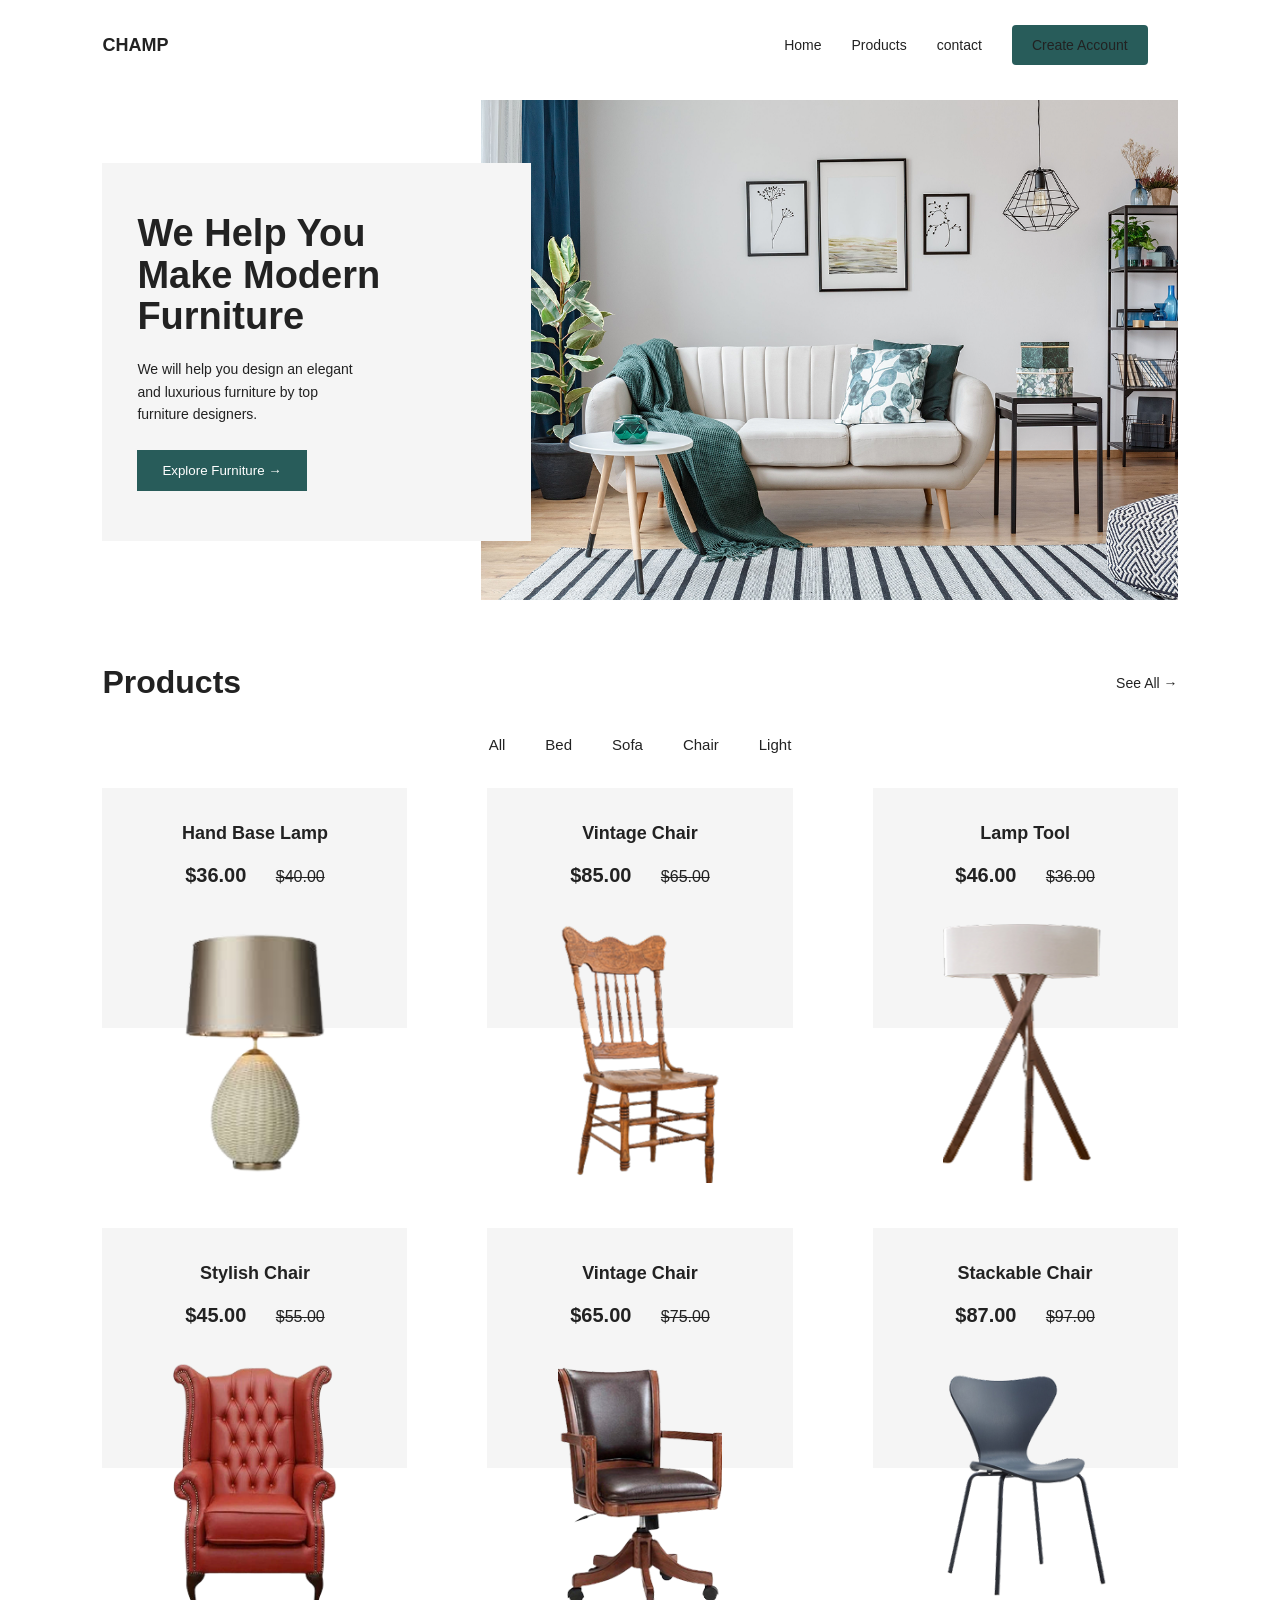
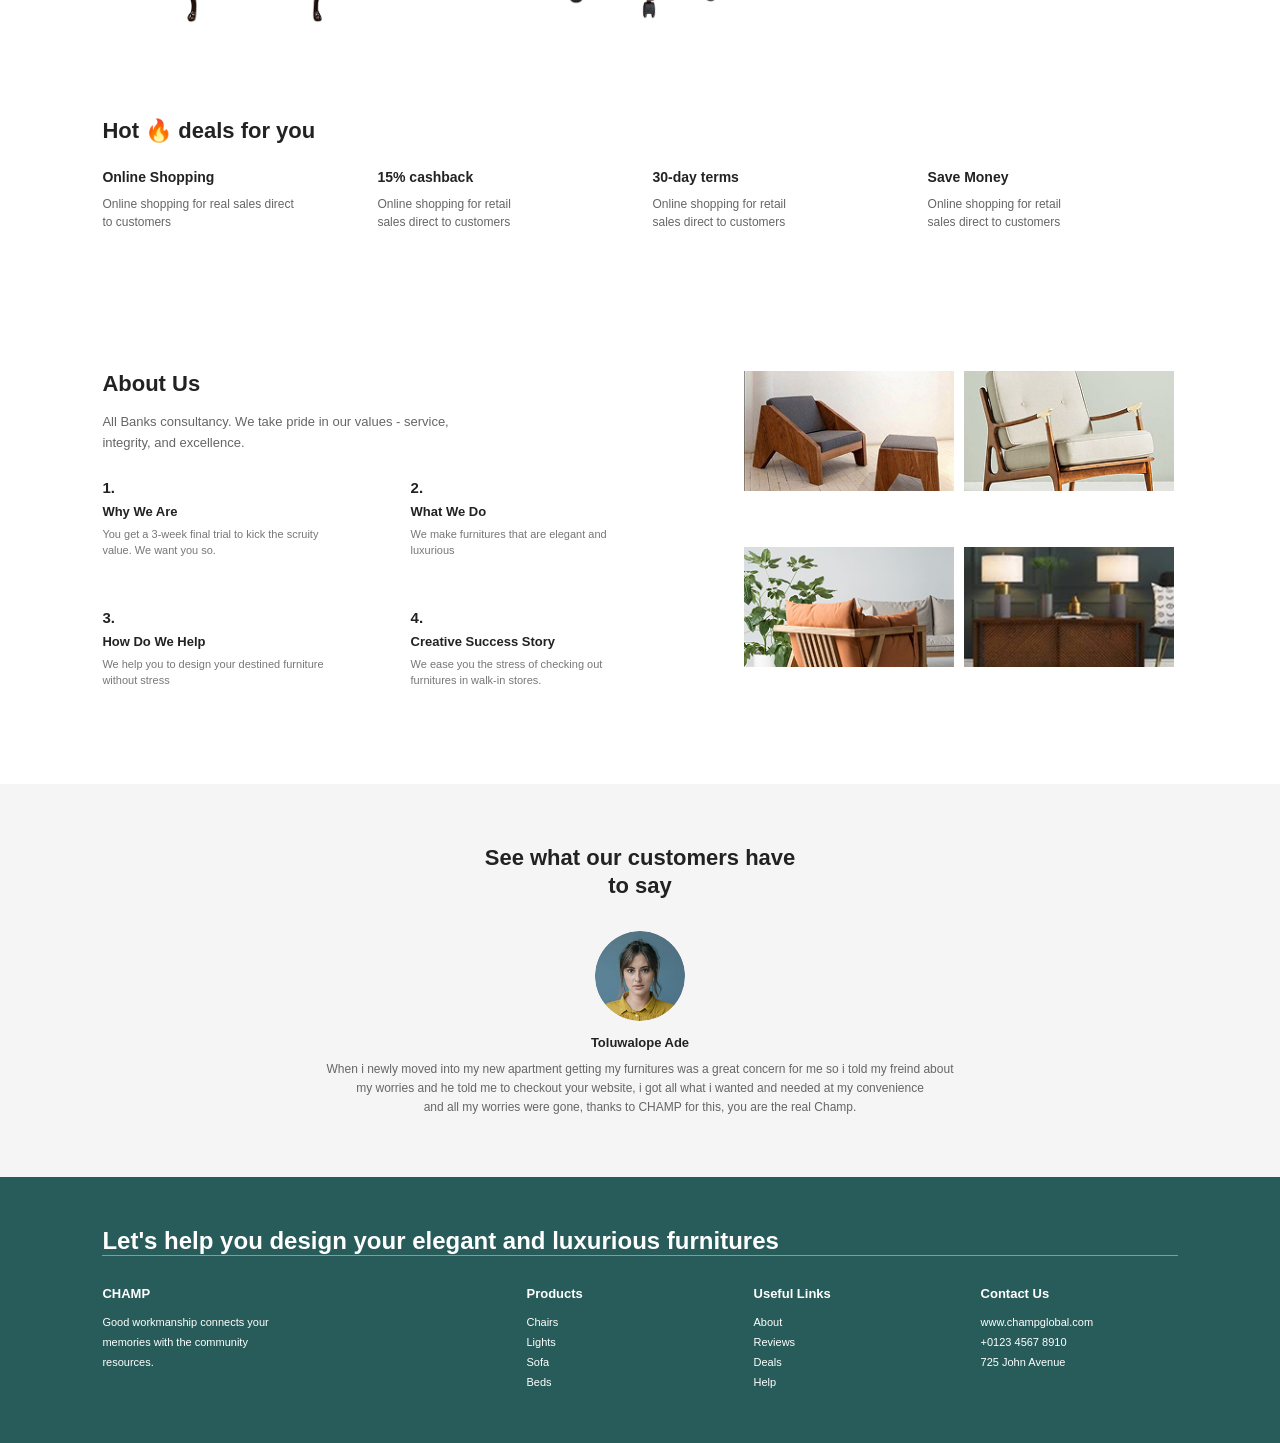
<file: index.html>
<!DOCTYPE html>
<html lang="en">

<head>
    <meta charset="UTF-8">
    <meta name="viewport" content="width=device-width, initial-scale=1.0">

    <title>Landing page</title>

    <link rel="stylesheet" href="style.css">

</head>

<body>

    <!-- NAVBAR -->
    <nav class="navbar">
        <h2>CHAMP</h2>


        <div class="nav-links">
            <a href="index.html">Home</a>
            <a href="product.html">Products</a>
            <a href="contact.html">contact</a>
            <button>
                <a href="register.html" class="create-account">
                    Create Account
            </button>
            </a>
        </div>
    </nav>


    <!-- HERO SECTION -->
    <section class="hero">

        <div class="hero-text">
            <h1>We Help You<br>Make Modern<br>Furniture</h1>

            <p>
                We will help you design an elegant
                <br>and luxurious furniture by top <br>furniture designers.
            </p>

            <button>Explore Furniture →</button>
        </div>

        <div class="hero-image">
            <img src="Assets/furniture 1 .png" alt="">
        </div>

    </section>


    <!-- PRODUCTS -->

    <section c></section>
    <div class="product-heading">
        <h2>Products</h2>
        <a href="#">See All →</a>
    </div>

    <div class="categories">
        <a href="#">All</a>
        <a href="#">Bed</a>
        <a href="#">Sofa</a>
        <a href="#">Chair</a>
        <a href="#">Light</a>
    </div>

    <div class="product-grid">

        <div class="product-card">
            <div class="product-box">
                <h3>Hand Base Lamp</h3>
                <p><strong>$36.00</strong> <del>$40.00</del></p>
                <link rel="stylesheet" href="contact.html">
                <img src="Assets/lamp.png" alt="">

            </div>
        </div>

        <div class="product-card">
            <div class="product-box">
                <h3>Vintage Chair</h3>
                <p><strong>$85.00</strong> <del>$65.00</del></p>
                <img src="Assets/chair 1.png" alt="">
            </div>
        </div>

        <div class="product-card">
            <div class="product-box">
                <h3>Lamp Tool</h3>
                <p><strong>$46.00</strong> <del>$36.00</del></p>
                <img src="Assets/lamp 2 .png" alt="">
            </div>
        </div>

        <div class="product-card">
            <div class="product-box">
                <h3>Stylish Chair</h3>
                <p><strong>$45.00</strong> <del>$55.00</del></p>
                <img src="Assets/chair 2.png" alt="">
            </div>
        </div>

        <div class="product-card">
            <div class="product-box">
                <h3>Vintage Chair</h3>
                <p><strong>$65.00</strong> <del>$75.00</del></p>
                <img src="Assets/chair 3.png" alt="">
            </div>
        </div>

        <div class="product-card">
            <div class="product-box">
                <h3>Stackable Chair</h3>
                <p><strong>$87.00</strong> <del>$97.00</del></p>
                <img src="Assets/chair 4.png" alt="">
            </div>
        </div>

    </div>

    <!-- HOT DEALS -->
    <section class="hot-deals">

        <h2>Hot 🔥 deals for you</h2>

        <div class="deal-container">

            <div class="deal">
                <h3>Online Shopping</h3>
                <p>
                    Online shopping for real sales direct
                    <br> to customers
                </p>
            </div>

            <div class="deal">
                <h3>15% cashback</h3>
                <p>
                    Online shopping for retail
                    <br> sales direct to customers
                </p>
            </div>

            <div class="deal">
                <h3>30-day terms</h3>
                <p>
                    Online shopping for retail
                    <br> sales direct to customers
                </p>
            </div>

            <div class="deal">
                <h3>Save Money</h3>
                <p>
                    Online shopping for retail
                    <br> sales direct to customers
                </p>
            </div>

        </div>

    </section>

    <!-- ABOUT US -->
    <section class="about">

        <div class="about-text">

            <h2>About Us</h2>

            <p>
                All Banks consultancy. We take pride in our values - service, <br> integrity, and excellence.
            </p>


            <div class="about-points">

                <div>
                    <h3>1.</h3>
                    <h4>Why We Are</h4>
                    <p>
                        You get a 3-week final trial to kick the scruity <br> value. We want you so.
                    </p>
                </div>

                <div>
                    <h3>2.</h3>
                    <h4>What We Do</h4>
                    <p>
                        We make furnitures that are elegant and <br> luxurious
                    </p>
                </div>

                <div>
                    <h3>3.</h3>
                    <h4>How Do We Help</h4>
                    <p>
                        We help you to design your destined furniture <br> without stress
                    </p>
                </div>

                <div>
                    <h3>4.</h3>
                    <h4>Creative Success Story</h4>
                    <p>
                        We ease you the stress of checking out <br> furnitures in walk-in stores.
                    </p>
                </div>

            </div>

        </div>


        <div class="about-images">
            <img src="Assets/about-1.png" alt="">
            <img src="Assets/about-2.png" alt="">
            <img src="Assets/about-3.png" alt="">
            <img src="Assets/about-4.png" alt="">
        </div>

    </section>


    <!-- TESTIMONIAL -->
    <section class="testimonial">

        <h2>
            See what our customers have<br>
            to say
        </h2>

        <div class="customer-image">
            <img src="Assets/image.png" alt="">
        </div>

        <h3>Toluwalope Ade</h3>

        <p>
            When i newly moved into my new apartment getting my furnitures was a great concern for me so i told my
            freind about <br> my worries and he told me to checkout your website, i got all what i wanted and needed at
            my convenience <br>and all my worries were gone, thanks to CHAMP for this, you are the real Champ.
        </p>

    </section>


    <!-- FOOTER -->
    <footer>

        <h2>
            Let's help you design your elegant and
            luxurious furnitures
        </h2>

        <hr>

        <div class="footer-content">

            <div>
                <h3>CHAMP</h3>
                <p>
                    Good workmanship connects your <br> memories with the community <br> resources.
                </p>
            </div>

            <div>
                <h3>Products</h3>
                <p>Chairs</p>
                <p>Lights</p>
                <p>Sofa</p>
                <p>Beds</p>
            </div>

            <div>
                <h3>Useful Links</h3>
                <p>About</p>
                <p>Reviews</p>
                <p>Deals</p>
                <p>Help</p>
            </div>

            <div>
                <h3>Contact Us</h3>
                <p>www.champglobal.com</p>
                <p>+0123 4567 8910</p>
                <p>725 John Avenue</p>
            </div>

        </div>

    </footer>

</body>

</html>
</file>
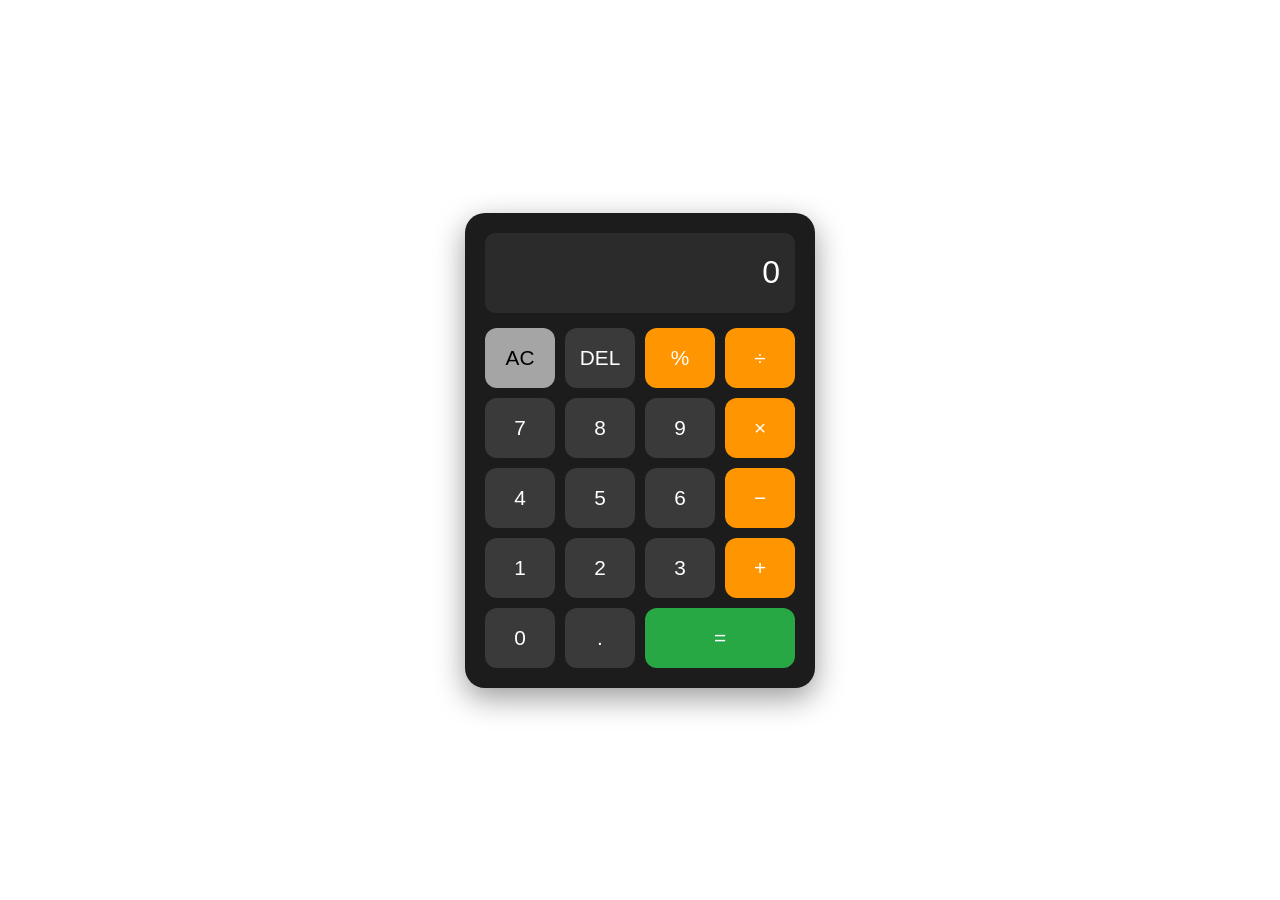
<file: calculator/index.html>
<!DOCTYPE html>
<html lang="en">

<head>
    <meta charset="UTF-8">
    <meta name="viewport" content="width=device-width, initial-scale=1.0">
    <!-- <title>Responsive Calculator</title> -->

    <style>
        * {
            box-sizing: border-box;
            margin: 0;
            padding: 0;
        }

        body {
            font-family: Arial, sans-serif;
            
            min-height: 100vh;
            display: flex;
            justify-content: center;
            align-items: center;
            padding: 20px;
        }

        .calculator {
            width: 100%;
            max-width: 350px;
            background: #1c1c1c;
            padding: 20px;
            border-radius: 20px;
            box-shadow: 0 10px 30px rgba(0, 0, 0, 0.4);
        }

        #display {
            width: 100%;
            height: 80px;
            background: #2b2b2b;
            color: white;
            border: none;
            border-radius: 10px;
            text-align: right;
            padding: 15px;
            font-size: 2rem;
            margin-bottom: 15px;
        }

        .buttons {
            display: grid;
            grid-template-columns: repeat(4, 1fr);
            gap: 10px;
        }

        button {
            height: 60px;
            border: none;
            border-radius: 12px;
            font-size: 1.3rem;
            cursor: pointer;
            background: #3a3a3a;
            color: white;
            transition: 0.2s;
        }

        button:hover {
            opacity: 0.8;
        }

        .operator {
            background: #ff9500;
        }

        .clear {
            background: #a5a5a5;
            color: black;
        }

        .equal {
            background: #28a745;
            grid-column: span 2;
        }

        @media (max-width: 400px) {
            .calculator {
                padding: 12px;
            }

            button {
                height: 55px;
                font-size: 1.1rem;
            }

            #display {
                font-size: 1.6rem;
            }
        }
    </style>
</head>

<body>

    <div class="calculator">

        <input type="text" id="display" value="0" readonly>

        <div class="buttons">
            <button class="clear" onclick="clearDisplay()">AC</button>
            <button onclick="deleteLast()">DEL</button>
            <button class="operator" onclick="chooseOperator('%')">%</button>
            <button class="operator" onclick="chooseOperator('/')">÷</button>

            <button onclick="appendNumber('7')">7</button>
            <button onclick="appendNumber('8')">8</button>
            <button onclick="appendNumber('9')">9</button>
            <button class="operator" onclick="chooseOperator('*')">×</button>

            <button onclick="appendNumber('4')">4</button>
            <button onclick="appendNumber('5')">5</button>
            <button onclick="appendNumber('6')">6</button>
            <button class="operator" onclick="chooseOperator('-')">−</button>

            <button onclick="appendNumber('1')">1</button>
            <button onclick="appendNumber('2')">2</button>
            <button onclick="appendNumber('3')">3</button>
            <button class="operator" onclick="chooseOperator('+')">+</button>

            <button onclick="appendNumber('0')">0</button>
            <button onclick="appendDecimal()">.</button>
            <button class="equal" onclick="calculate()">=</button>
        </div>

    </div>

    <script>
        const display = document.getElementById("display");

        let currentValue = "0";
        let previousValue = null;
        let operator = null;
        let resetDisplay = false;

        function updateDisplay() {
            display.value = currentValue;
        }

        function appendNumber(number) {
            if (resetDisplay || currentValue === "Error") {
                currentValue = number;
                resetDisplay = false;
            } else if (currentValue === "0") {
                currentValue = number;
            } else {
                currentValue += number;
            }

            updateDisplay();
        }

        function appendDecimal() {
            if (resetDisplay || currentValue === "Error") {
                currentValue = "0.";
                resetDisplay = false;
            } else if (!currentValue.includes(".")) {
                currentValue += ".";
            }

            updateDisplay();
        }

        function chooseOperator(selectedOperator) {
            if (currentValue === "Error") return;

            if (selectedOperator === "%") {
                currentValue = String(Number(currentValue) / 100);
                updateDisplay();
                return;
            }

            if (operator !== null && !resetDisplay) {
                calculate();
            }

            previousValue = Number(currentValue);
            operator = selectedOperator;
            resetDisplay = true;
        }

        function calculate() {
            if (operator === null || previousValue === null) return;

            const secondValue = Number(currentValue);
            let result;

            switch (operator) {
                case "+":
                    result = previousValue + secondValue;
                    break;
                case "-":
                    result = previousValue - secondValue;
                    break;
                case "*":
                    result = previousValue * secondValue;
                    break;
                case "/":
                    result = secondValue === 0
                        ? "Error"
                        : previousValue / secondValue;
                    break;
            }

            currentValue = result === "Error"
                ? "Error"
                : String(Number(result.toPrecision(12)));

            previousValue = null;
            operator = null;
            resetDisplay = true;

            updateDisplay();
        }

        function clearDisplay() {
            currentValue = "0";
            previousValue = null;
            operator = null;
            resetDisplay = false;
            updateDisplay();
        }

        function deleteLast() {
            if (resetDisplay || currentValue === "Error") {
                currentValue = "0";
                resetDisplay = false;
            } else {
                currentValue = currentValue.length > 1
                    ? currentValue.slice(0, -1)
                    : "0";
            }

            updateDisplay();
        }
    </script>

</body>

</html>
</file>
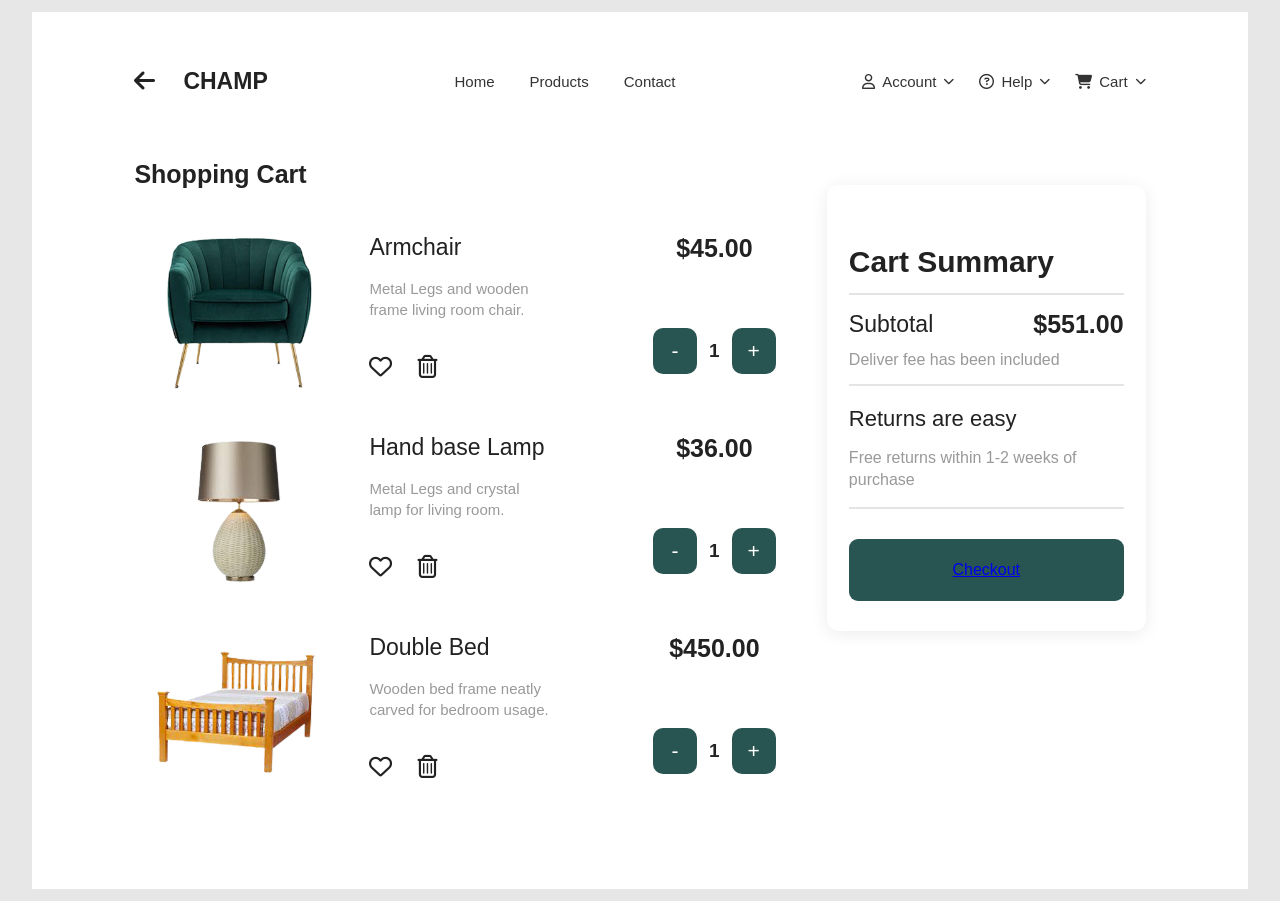
<file: cart.html>
<!DOCTYPE html>
<html lang="en">

<head>
    <meta charset="UTF-8">
    <meta name="viewport" content="width=device-width, initial-scale=1.0">
    <title>Cart page</title>

    <!-- Font Awesome Icons -->
    <link rel="stylesheet" href="https://cdnjs.cloudflare.com/ajax/libs/font-awesome/6.5.2/css/all.min.css">

    <link rel="stylesheet" href="cart.css">
</head>

<body>

    <div class="page-container">

        <!-- NAVBAR -->
        <header class="navbar">

            <div class="logo">
                <a href="#"><i class="fa-solid fa-arrow-left"></i></a>
                <h2>CHAMP</h2>
            </div>

            <nav class="nav-links">
                <a href="index.html">Home</a>
                <a href="product.html">Products</a>
                <a href="contact.html">Contact</a>
            </nav>

            <div class="nav-actions">
                <a href="#"><i class="fa-regular fa-user"></i> Account
                    <i class="fa-solid fa-chevron-down"></i></a>

                <a href="#"><i class="fa-regular fa-circle-question"></i> Help
                    <i class="fa-solid fa-chevron-down"></i></a>

                <a href="#"><i class="fa-solid fa-cart-shopping"></i> Cart
                    <i class="fa-solid fa-chevron-down"></i></a>
            </div>

        </header>

        <!-- MAIN CONTENT -->
        <main class="cart-layout">

            <!-- SHOPPING CART -->
            <section class="shopping-cart">

                <h1>Shopping Cart</h1>

                <!-- PRODUCT 1 -->
                <div class="cart-item">

                    <div class="product-image">
                        <img src="Assets/arm-chair.png" alt="">
                    </div>

                    <div class="product-details">
                        <h2>Armchair</h2>

                        <p>Metal Legs and wooden<br>
                            frame living room chair.</p>

                        <div class="product-icons">
                            <i class="fa-regular fa-heart"></i>
                            <i class="fa-regular fa-trash-can"></i>
                        </div>
                    </div>

                    <div class="product-price">
                        <h2>$45.00</h2>

                        <div class="quantity">
                            <button>-</button>
                            <span>1</span>
                            <button>+</button>
                        </div>
                    </div>

                </div>

                <!-- PRODUCT 2 -->
                <div class="cart-item">

                    <div class="product-image">
                        <img src="Assets/lamp.png" alt="">
                    </div>

                    <div class="product-details">
                        <h2>Hand base Lamp</h2>

                        <p>Metal Legs and crystal<br>
                            lamp for living room.</p>

                        <div class="product-icons">
                            <i class="fa-regular fa-heart"></i>
                            <i class="fa-regular fa-trash-can"></i>
                        </div>
                    </div>

                    <div class="product-price">
                        <h2>$36.00</h2>

                        <div class="quantity">
                            <button>-</button>
                            <span>1</span>
                            <button>+</button>
                        </div>
                    </div>

                </div>

                <!-- PRODUCT 3 -->
                <div class="cart-item">

                    <div class="product-image">
                        <img src="Assets/bed.png" alt="">
                    </div>

                    <div class="product-details">
                        <h2>Double Bed</h2>

                        <p>Wooden bed frame neatly<br>
                            carved for bedroom usage.</p>

                        <div class="product-icons">
                            <i class="fa-regular fa-heart"></i>
                            <i class="fa-regular fa-trash-can"></i>
                        </div>
                    </div>

                    <div class="product-price">
                        <h2>$450.00</h2>

                        <div class="quantity">
                            <button>-</button>
                            <span>1</span>
                            <button>+</button>
                        </div>
                    </div>

                </div>

            </section>

            <!-- CART SUMMARY -->
            <aside class="cart-summary">

                <h2>Cart Summary</h2>

                <div class="summary-line">
                    <span>Subtotal</span>
                    <strong>$551.00</strong>
                </div>

                <p class="delivery-note">
                    Deliver fee has been included
                </p>

                <div class="returns">
                    <h3>Returns are easy</h3>

                    <p>Free returns within 1-2 weeks of<br>
                        purchase</p>
                </div>

                <button class="checkout-btn">
                    <a href="register.html">Checkout</a>

            </aside>

        </main>

    </div>

</body>

</html>
</file>
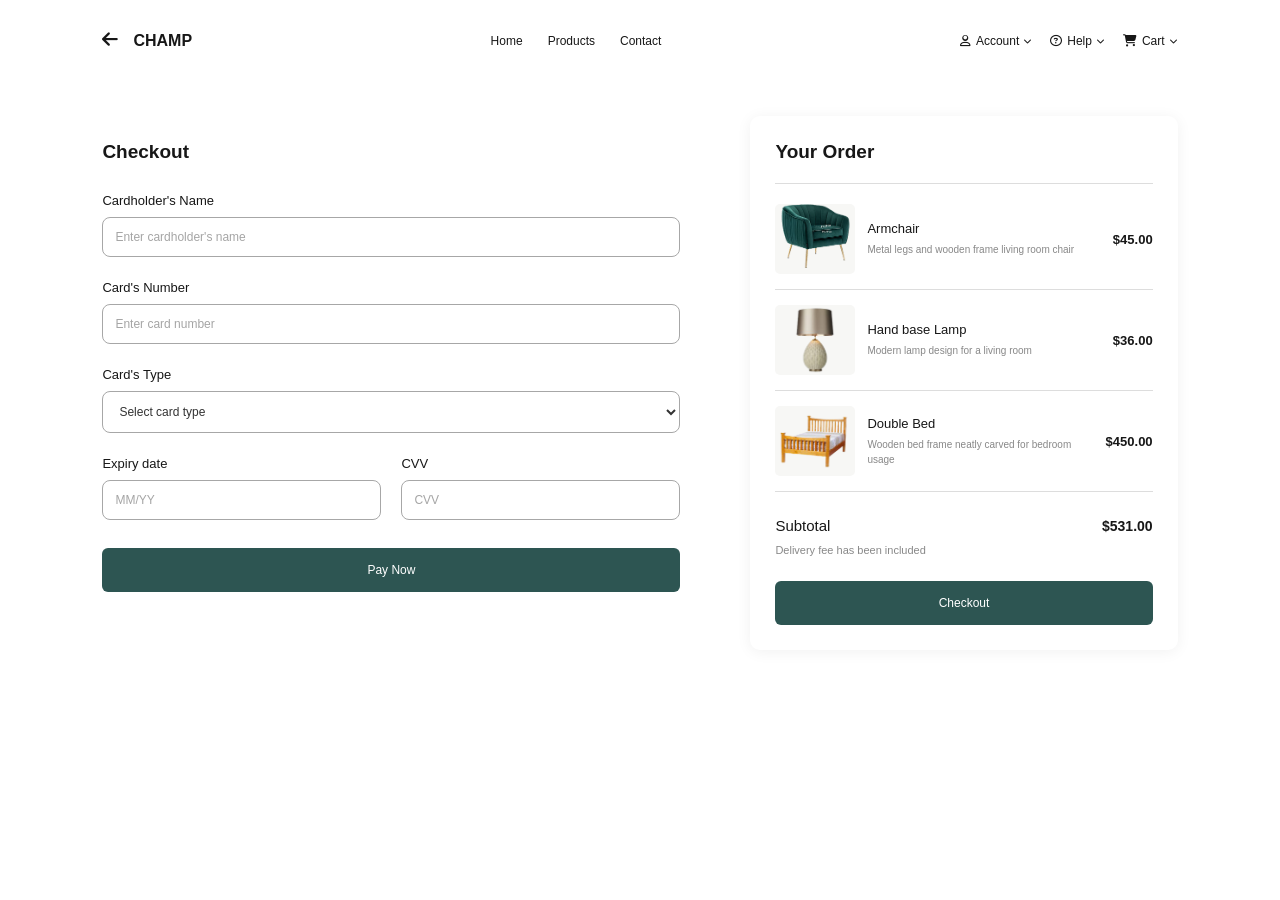
<file: checkout.html>
<!DOCTYPE html>
<html lang="en">

<head>
    <meta charset="UTF-8">
    <meta name="viewport" content="width=device-width, initial-scale=1.0">
    <title>Checkout</title>

    <link rel="stylesheet" href="checkout.css">

    <!-- Font Awesome -->
    <link rel="stylesheet" href="https://cdnjs.cloudflare.com/ajax/libs/font-awesome/6.7.2/css/all.min.css">
</head>

<body>

    <div class="checkout-page">

        <!-- NAVBAR -->
        <header class="navbar">

            <div class="logo">
                <a href="index.html">
                    <i class="fa-solid fa-arrow-left"></i>
                </a>
                <h2>CHAMP</h2>
            </div>

            <nav class="nav-links">
                <a href="index.html">Home</a>
                <a href="product.html">Products</a>
                <a href="contact.html">Contact</a>
            </nav>

            <div class="nav-right">
                <a href="register.html">
                    <i class="fa-regular fa-user"></i>
                    Account
                    <i class="fa-solid fa-chevron-down"></i>
                </a>

                <a href="#">
                    <i class="fa-regular fa-circle-question"></i>
                    Help
                    <i class="fa-solid fa-chevron-down"></i>
                </a>

                <a href="cart.html">
                    <i class="fa-solid fa-cart-shopping"></i>
                    Cart
                    <i class="fa-solid fa-chevron-down"></i>
                </a>
            </div>

        </header>

        <!-- MAIN CHECKOUT -->
        <main class="checkout-container">

            <!-- PAYMENT FORM -->
            <section class="payment-section">

                <h3>Checkout</h3>

                <form id="payment-form">

                    <div class="form-group">
                        <label for="name">Cardholder's Name</label>
                        <input type="text" id="name" placeholder="Enter cardholder's name" required>
                    </div>

                    <div class="form-group">
                        <label for="card-number">Card's Number</label>
                        <input type="text" id="card-number" placeholder="Enter card number" inputmode="numeric"
                            maxlength="19" required>
                    </div>

                    <div class="form-group">
                        <label for="card-type">Card's Type</label>
                        <select id="card-type" required>
                            <option value="" disabled selected>
                                Select card type
                            </option>
                            <option value="debit">Debit Card</option>
                            <option value="credit">Credit Card</option>
                        </select>
                    </div>

                    <div class="form-row">

                        <div class="form-group">
                            <label for="expiry">Expiry date</label>
                            <input type="text" id="expiry" placeholder="MM/YY" maxlength="5" required>
                        </div>

                        <div class="form-group">
                            <label for="cvv">CVV</label>
                            <input type="password" id="cvv" placeholder="CVV" inputmode="numeric" maxlength="4"
                                required>
                        </div>

                    </div>

                    <button type="submit" class="pay-button">
                        <a href="confirmation.html">Pay Now</a>
                </form>

            </section>

            <!-- ORDER SUMMARY -->
            <aside class="order-card">

                <h3>Your Order</h3>

                <!-- ARMCHAIR -->
                <div class="order-item">


                    <div class="product-icon">
                        <img src="Assets/chair-arm.png" alt="">
                    </div>

                    <div class="product-info">
                        <h4>Armchair</h4>
                        <p>Metal legs and wooden frame living room chair</p>
                    </div>

                    <span class="price">$45.00</span>

                </div>

                <!-- LAMP -->
                <div class="order-item">

                    <div class="product-icon">
                        <img src="Assets/lamp.png" alt="">
                    </div>

                    <div class="product-info">
                        <h4>Hand base Lamp</h4>
                        <p>Modern lamp design for a living room</p>
                    </div>

                    <span class="price">$36.00</span>

                </div>

                <!-- BED -->
                <div class="order-item">

                    <div class="product-icon">
                        <img src="Assets/bed.png" alt="">
                    </div>

                    <div class="product-info">
                        <h4>Double Bed</h4>
                        <p>Wooden bed frame neatly carved for bedroom usage</p>
                    </div>

                    <span class="price">$450.00</span>

                </div>

                <!-- TOTAL -->
                <div class="subtotal">
                    <span>Subtotal</span>
                    <strong>$531.00</strong>
                </div>

                <p class="delivery-note">
                    Delivery fee has been included
                </p>

                <button type="button" class="checkout-button" onclick="document.getElementById('name').focus()">
                    <!-- Checkout
                </button> -->
                    <a href="delivery.html">Checkout</a>

            </aside>

        </main>

    </div>

    <script>
        document.getElementById("payment-form").addEventListener(
            "submit",
            function (event) {
                event.preventDefault();
                alert("This is a demo checkout page. No payment has been made.");
            }
        );
    </script>

</body>

</html>
</file>
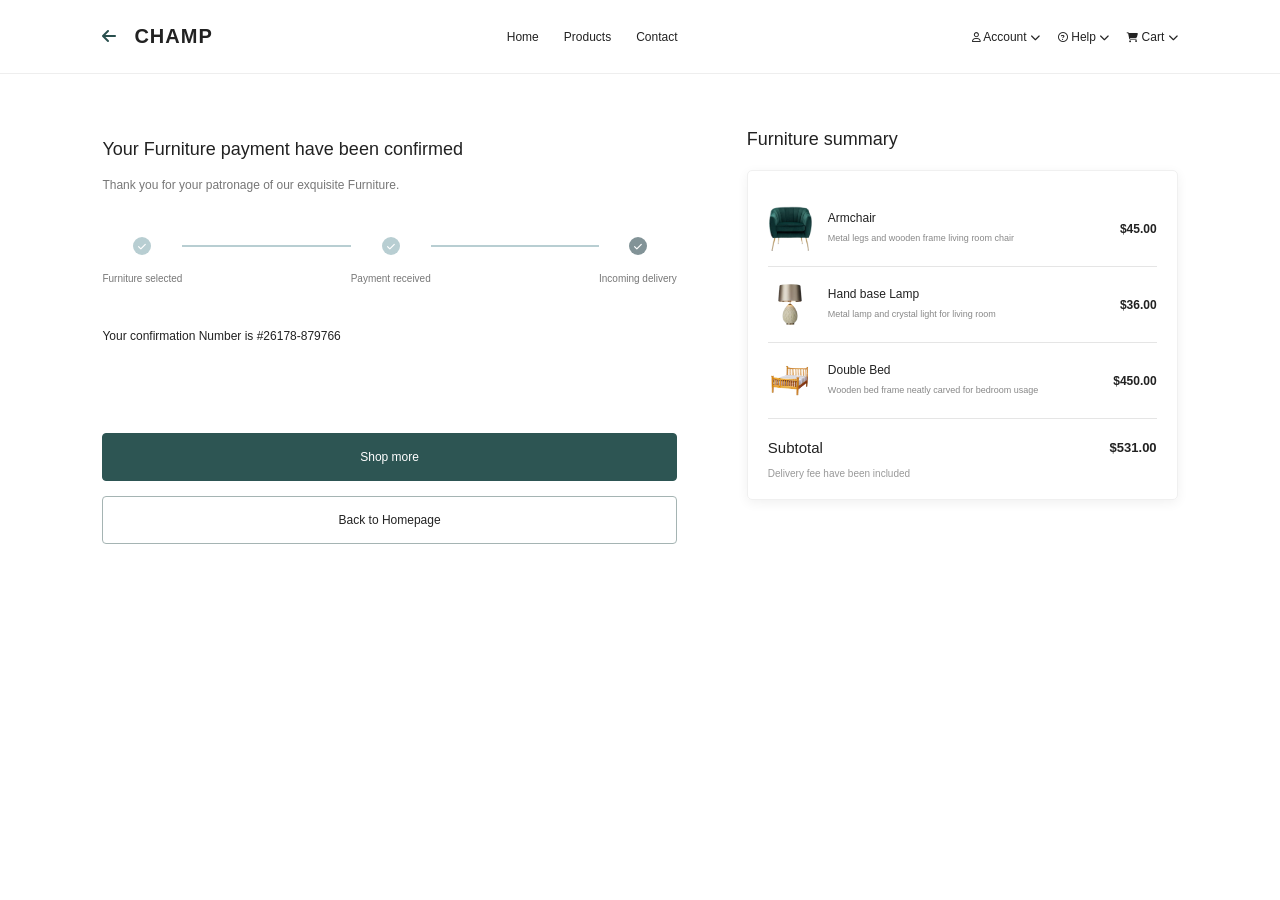
<file: confirmation.html>
<!DOCTYPE html>
<html lang="en">
<head>
    <meta charset="UTF-8">
    <meta name="viewport" content="width=device-width, initial-scale=1.0">

    <title>Payment Confirmation | CHAMP</title>

    <link rel="stylesheet" href="confirmation.css">

    
    <link rel="stylesheet"
        href="https://cdnjs.cloudflare.com/ajax/libs/font-awesome/6.7.2/css/all.min.css">
</head>

<body>

    <!-- NAVBAR -->
    <header class="navbar">

        <div class="logo">
            <a href="index.html">
                <i class="fa-solid fa-arrow-left"></i>
            </a>
            <h2>CHAMP</h2>
        </div>

        <nav class="nav-links">
            <a href="index.html">Home</a>
            <a href="products.html">Products</a>
            <a href="contact.html">Contact</a>
        </nav>

        <div class="nav-right">
            <a href="register.html">
                <i class="fa-regular fa-user"></i> Account
                <i class="fa-solid fa-chevron-down"></i>
            </a>

            <a href="#">
                <i class="fa-regular fa-circle-question"></i> Help
                <i class="fa-solid fa-chevron-down"></i>
            </a>

            <a href="cart.html">
                <i class="fa-solid fa-cart-shopping"></i> Cart
                <i class="fa-solid fa-chevron-down"></i>
            </a>
        </div>

    </header>

    <!-- CONFIRMATION PAGE -->
    <main class="confirmation-container">

        <!-- LEFT SIDE -->
        <section class="confirmation-details">

            <h3>Your Furniture payment have been confirmed</h3>

            <p class="thank-you">
                Thank you for your patronage of our exquisite Furniture.
            </p>

            <!-- PROGRESS TRACKER -->
            <div class="progress">

                <div class="progress-step">
                    <span class="step-icon completed">
                        <i class="fa-solid fa-check"></i>
                    </span>
                    <p>Furniture selected</p>
                </div>

                <div class="progress-line"></div>

                <div class="progress-step">
                    <span class="step-icon completed">
                        <i class="fa-solid fa-check"></i>
                    </span>
                    <p>Payment received</p>
                </div>

                <div class="progress-line"></div>

                <div class="progress-step">
                    <span class="step-icon current">
                        <i class="fa-solid fa-check"></i>
                    </span>
                    <p>Incoming delivery</p>
                </div>

            </div>

            <p class="order-number">
                Your confirmation Number is
                <strong>#26178-879766</strong>
            </p>

            <!-- BUTTONS -->
            <div class="confirmation-buttons">
                <a href="products.html" class="btn shop-btn">
                    Shop more
                </a>

                <a href="index.html" class="btn home-btn">
                    Back to Homepage
                </a>
            </div>

        </section>

        <!-- RIGHT SIDE -->
        <section class="summary-section">

            <h3>Furniture summary</h3>

            <div class="summary-card">

                <!-- ITEM 1 -->
                <div class="summary-item">

                    <div class="product-icon chair">
                        <img src="Assets/arm-chair.png" alt="">
                    </div>

                    <div class="product-info">
                        <h4>Armchair</h4>
                        <p>Metal legs and wooden frame living room chair</p>
                    </div>

                    <strong class="price">$45.00</strong>

                </div>

                <!-- ITEM 2 -->
                <div class="summary-item">

                    <div class="product-icon lamp">
                        <img src="Assets/lamp.png" alt="">
                    </div>

                    <div class="product-info">
                        <h4>Hand base Lamp</h4>
                        <p>Metal lamp and crystal light for living room</p>
                    </div>

                    <strong class="price">$36.00</strong>

                </div>

                <!-- ITEM 3 -->
                <div class="summary-item">

                    <div class="product-icon bed">
                        <img src="Assets/bed.png" alt="">
                    </div>

                    <div class="product-info">
                        <h4>Double Bed</h4>
                        <p>Wooden bed frame neatly carved for bedroom usage</p>
                    </div>

                    <strong class="price">$450.00</strong>

                </div>

                <!-- TOTAL -->
                <div class="subtotal">
                    <h4>Subtotal</h4>
                    <strong>$531.00</strong>
                </div>

                <p class="delivery-note">
                    Delivery fee have been included
                </p>

            </div>

        </section>

    </main>

</body>
</html>
</file>
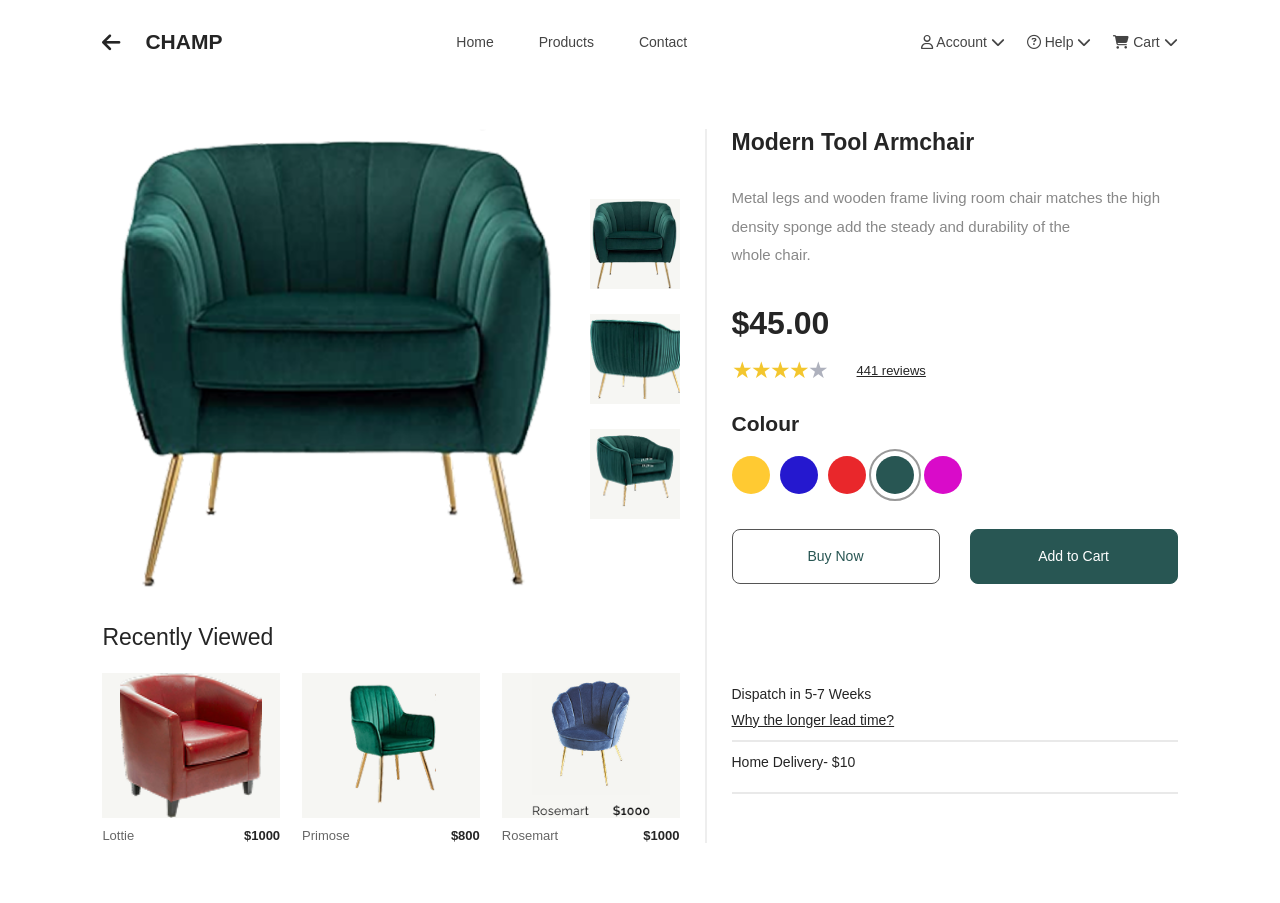
<file: contact.html>
<!DOCTYPE html>
<html lang="en">

<head>
    <meta charset="UTF-8">
    <meta name="viewport" content="width=device-width, initial-scale=1.0">
    <title>Detail's page</title>
    <link rel="stylesheet" href="https://cdnjs.cloudflare.com/ajax/libs/font-awesome/6.5.2/css/all.min.css">
    <link rel="stylesheet" href="contact.css">
</head>

<body>

    <header class="navbar">

        <a href="#" class="logo">
            <i class="fa-solid fa-arrow-left"></i>
            CHAMP
        </a>

        <nav class="nav-links">
            <a href="index.html">Home</a>
            <a href="product.html">Products</a>
            <a href="contact.html">Contact</a>
        </nav>



        <div class="nav-actions">
            <a href="#"><i class="fa-regular fa-user"></i> Account
                <i class="fa-solid fa-chevron-down"></i></a>

            <a href="#"><i class="fa-regular fa-circle-question"></i> Help
                <i class="fa-solid fa-chevron-down"></i></a>

            <a href="#"><i class="fa-solid fa-cart-shopping"></i> Cart
                <i class="fa-solid fa-chevron-down"></i></a>
        </div>

    </header>

    <main class="product-page">

        <!-- LEFT SIDE -->

        <section class="left-section">

            <div class="product-gallery">

                <div class="main-image">
                    <img src="Assets/arm-chair.png" alt="">
                </div>

                <div class="thumbnail-images">
                    <img src="Assets/arm-chair.png" alt="">

                    <img src="Assets/arm-chair .png" alt="">

                    <img src="Assets/chair-view.png" alt="">
                </div>

            </div>

            <!-- RECENTLY VIEWED -->

            <section class="recently-viewed">

                <h2>Recently Viewed</h2>

                <div class="recent-products">

                    <article class="recent-card">
                        <img src="Assets/chair-red.png" alt="">

                        <div class="product-info">
                            <span>Lottie</span>
                            <strong>$1000</strong>
                        </div>
                    </article>

                    <article class="recent-card">
                        <img src="Assets/chair-green.png" alt="">

                        <div class="product-info">
                            <span>Primose</span>
                            <strong>$800</strong>
                        </div>
                    </article>

                    <article class="recent-card">
                        <img src="Assets/chair-blue.png" alt="">

                        <div class="product-info">
                            <span>Rosemart</span>
                            <strong>$1000</strong>
                        </div>
                    </article>

                </div>

            </section>

        </section>

        <!-- RIGHT SIDE -->

        <section class="right-section">

            <div class="product-details">

                <h1>Modern Tool Armchair</h1>

                <p class="description">
                    Metal legs and wooden frame living room chair
                    matches the high density sponge add the steady
                    and durability of the <br> whole chair.
                </p>

                <h2 class="price">$45.00</h2>

                <div class="reviews">
                    <span class="stars">★★★★<span class="empty-star">★</span></span>
                    <a href="#">441 reviews</a>
                </div>

                <div class="colour-section">
                    <h2>Colour</h2>

                    <div class="colour-options">
                        <button class="colour yellow" aria-label="Yellow"></button>

                        <button class="colour blue" aria-label="Blue"></button>

                        <button class="colour red" aria-label="Red"></button>

                        <button class="colour green selected" aria-label="Green"></button>

                        <button class="colour pink" aria-label="Pink"></button>
                    </div>
                </div>

                <div class="purchase-buttons">
                    <button class="buy-button">
                        <a href="cart.html">Buy Now</a>

                        <button class="cart-button">Add to Cart</button>
                </div>

                <div class="delivery-info">

                    <div class="delivery-item">
                        <p>Dispatch in 5-7 Weeks</p>
                        <a href="#">Why the longer lead time?</a>
                    </div>

                    <div class="delivery-item">
                        <p>Home Delivery- $10</p>
                    </div>

                </div>

            </div>

        </section>

    </main>

</body>

</html>
</file>
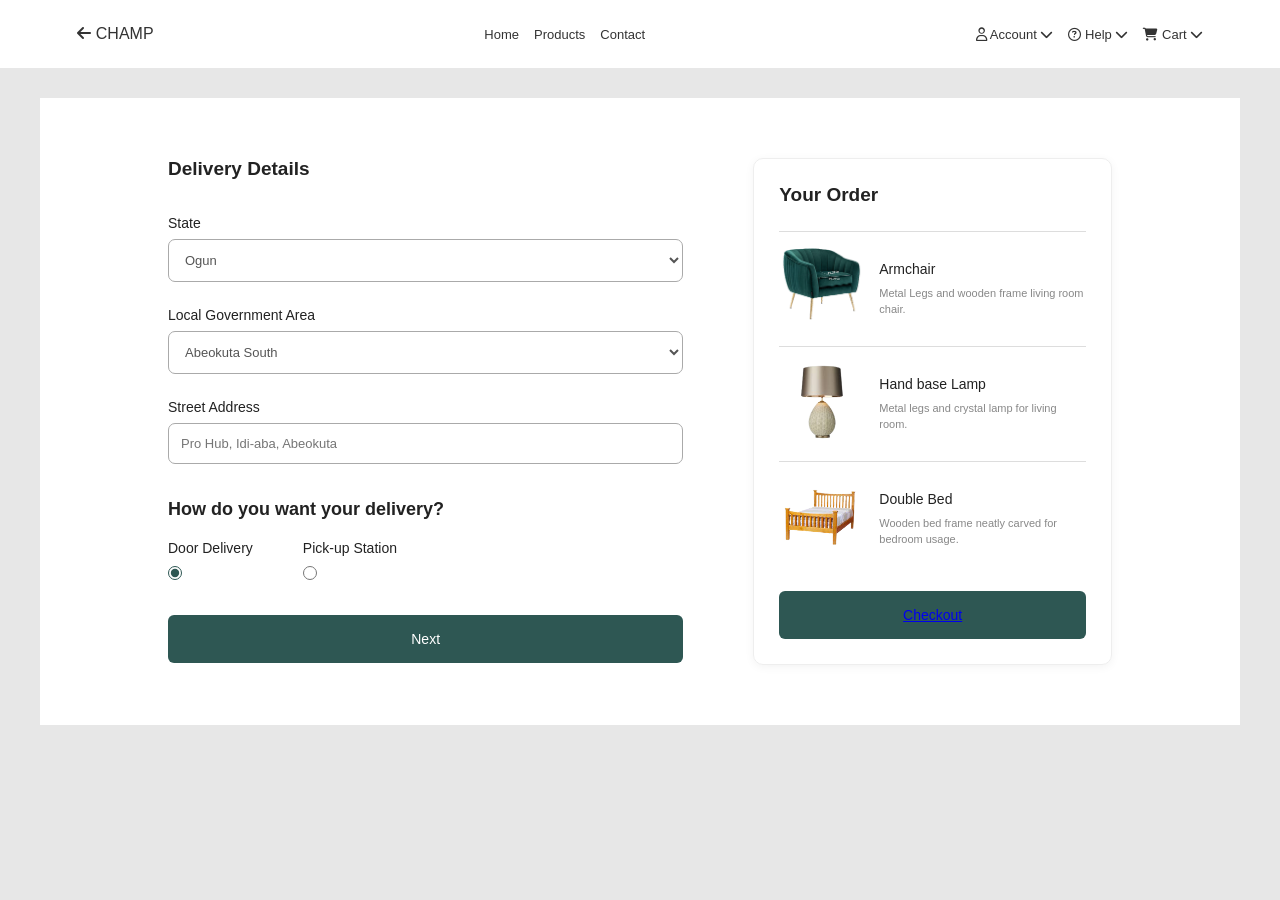
<file: delivery.html>
<!DOCTYPE html>
<html lang="en">

<head>
    <meta charset="UTF-8">
    <meta name="viewport" content="width=device-width, initial-scale=1.0">
    <title>Delivery details</title>

    <link rel="stylesheet" href="delivery.css">

    <link rel="stylesheet" href="https://cdnjs.cloudflare.com/ajax/libs/font-awesome/6.5.2/css/all.min.css" </head>

<body>

    <!-- Navigation bar -->
    <header class="navbar">

         <div class="logo">
            <a href="#"><i class="fa-solid fa-arrow-left"></i></a>
            <h2>CHAMP</h2>
        </div>

        <nav class="nav-links">
            <a href="index.html">Home</a>
            <a href="products.html">Products</a>
            <a href="contact.html">Contact</a>
        </nav>


        <div class="nav-right">
            <a href="#"><i class="fa-regular fa-user"></i> Account
                <i class="fa-solid fa-chevron-down"></i></a>

            <a href="#"><i class="fa-regular fa-circle-question"></i> Help
                <i class="fa-solid fa-chevron-down"></i></a>

            <a href="#"><i class="fa-solid fa-cart-shopping"></i> Cart
                <i class="fa-solid fa-chevron-down"></i></a>
        </div>

    </header>

    <!-- Main delivery section -->
    <main class="delivery-container">

        <!-- Delivery form -->
        <section class="delivery-form">

            <h3>Delivery Details</h3>

            <form action="#" method="post">

                <div class="form-group">
                    <label for="state">State</label>

                    <select id="state" name="state" required>
                        <option value="">Select state</option>
                        <option value="Ogun" selected>Ogun</option>
                        <option value="Lagos">Lagos</option>
                        <option value="Kwara">Kwara</option>
                        <option value="Oyo">Oyo</option>
                        <option value="Abuja">Abuja</option>
                    </select>
                </div>

                <div class="form-group">
                    <label for="lga">Local Government Area</label>

                    <select id="lga" name="lga" required>
                        <option value="">Select local government</option>
                        <option value="Abeokuta South" selected>
                            Abeokuta South
                        </option>
                        <option value="Abeokuta North">
                            Abeokuta North
                        </option>
                        <option value="Ifo">Ifo</option>
                        <option value="Sagamu">Sagamu</option>
                    </select>
                </div>

                <div class="form-group">
                    <label for="address">Street Address</label>

                    <input type="text" id="address" name="address" placeholder="Pro Hub, Idi-aba, Abeokuta" required>
                </div>

                <h3 class="delivery-question">
                    How do you want your delivery?
                </h3>

                <div class="delivery-options">

                    <label>
                        Door Delivery
                        <input type="radio" name="delivery" value="door" checked>
                    </label>

                    <label>
                        Pick-up Station
                        <input type="radio" name="delivery" value="pickup">
                    </label>

                </div>

                <button type="submit" class="next-btn">
                    Next
                </button>

            </form>

        </section>

        <!-- Order summary -->
        <aside class="order-summary">

            <h3>Your Order</h3>

            <div class="order-item">

                <div class="product-image">
                    <img src="Assets/chair-arm.png" alt="Armchair">
                </div>

                <div class="product-info">
                    <h4>Armchair</h4>
                    <p>Metal Legs and wooden frame living room chair.</p>
                </div>

            </div>

            <div class="order-item">

                <div class="product-image">
                    <img src="Assets/lamp.png" alt="Hand base lamp">
                </div>

                <div class="product-info">
                    <h4>Hand base Lamp</h4>
                    <p>Metal legs and crystal lamp for living room.</p>
                </div>

            </div>

            <div class="order-item">

                <div class="product-image">
                    <img src="Assets/bed.png" alt="Double bed">
                </div>

                <div class="product-info">
                    <h4>Double Bed</h4>
                    <p>Wooden bed frame neatly carved for bedroom usage.</p>
                </div>

            </div>

            <button type="button" class="checkout-btn">
                <a href="checkout.html">Checkout</a>


                

        </aside>

    </main>

</body>

</html>
</file>
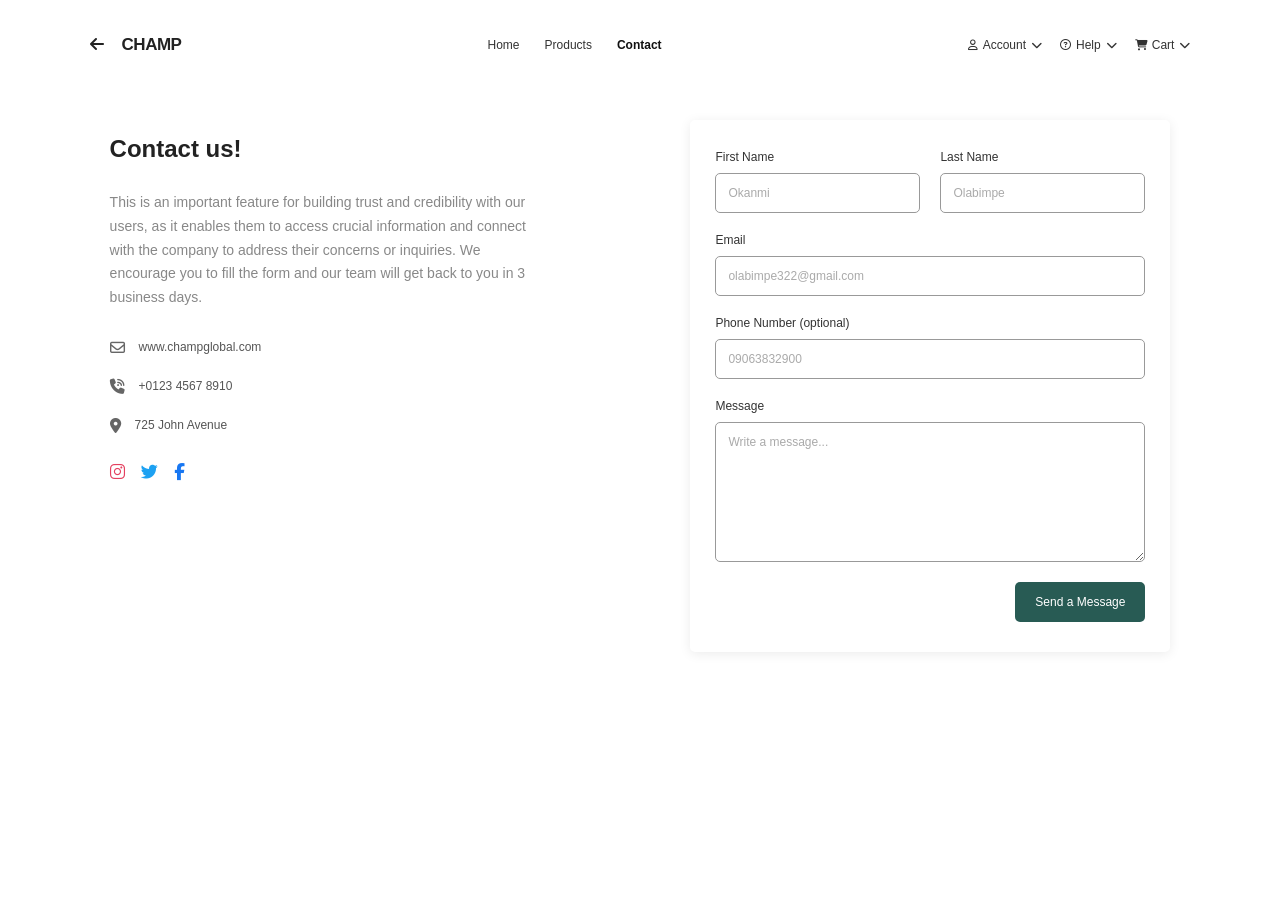
<file: get-in-touch.html>
<!DOCTYPE html>
<html lang="en">

<head>
    <meta charset="UTF-8">
    <meta name="viewport" content="width=device-width, initial-scale=1.0">

    <title>Contact page</title>

    <link rel="stylesheet" href="get-in-touch.css">

    <!-- Font Awesome -->
    <link rel="stylesheet" href="https://cdnjs.cloudflare.com/ajax/libs/font-awesome/6.7.2/css/all.min.css">
</head>

<body>

    <div class="contact-page">

        <!-- NAVBAR -->
        <header class="navbar">

            <div class="logo">
                <a href="index.html">
                    <i class="fa-solid fa-arrow-left"></i>
                </a>
                <h2>CHAMP</h2>
            </div>

            <nav class="nav-links">
                <a href="index.html">Home</a>
                <a href="products.html">Products</a>
                <a href="contact.html" class="active">Contact</a>
            </nav>

            <div class="nav-right">
                <a href="register.html">
                    <i class="fa-regular fa-user"></i>
                    Account <i class="fa-solid fa-chevron-down"></i>
                </a>

                <a href="#">
                    <i class="fa-regular fa-circle-question"></i>
                    Help <i class="fa-solid fa-chevron-down"></i>
                </a>

                <a href="cart.html">
                    <i class="fa-solid fa-cart-shopping"></i>
                    Cart <i class="fa-solid fa-chevron-down"></i>
                </a>
            </div>

        </header>

        <!-- CONTACT CONTENT -->
        <main class="contact-container">

            <!-- LEFT SIDE -->
            <section class="contact-info">

                <h1>Contact us!</h1>

                <p class="description">
                    This is an important feature for building trust and
                    credibility with our users, as it enables them to access
                    crucial information and connect with the company to
                    address their concerns or inquiries. We encourage you
                    to fill the form and our team will get back to you in
                    3 business days.
                </p>

                <div class="info-item">
                    <i class="fa-regular fa-envelope"></i>
                    <span>www.champglobal.com</span>
                </div>

                <div class="info-item">
                    <i class="fa-solid fa-phone-volume"></i>
                    <span>+0123 4567 8910</span>
                </div>

                <div class="info-item">
                    <i class="fa-solid fa-location-dot"></i>
                    <span>725 John Avenue</span>
                </div>

                <!-- SOCIAL MEDIA -->
                <div class="social-icons">

                    <a href="#" class="instagram">
                        <i class="fa-brands fa-instagram"></i>
                    </a>

                    <a href="#" class="twitter">
                        <i class="fa-brands fa-twitter"></i>
                    </a>

                    <a href="#" class="facebook">
                        <i class="fa-brands fa-facebook-f"></i>
                    </a>

                </div>

            </section>

            <!-- RIGHT SIDE: CONTACT FORM -->
            <section class="contact-form">

                <form action="#" method="post">

                    <div class="name-fields">

                        <div class="form-group">
                            <label for="first-name">First Name</label>
                            <input type="text" id="first-name" name="first-name" placeholder="Okanmi" required>
                        </div>

                        <div class="form-group">
                            <label for="last-name">Last Name</label>
                            <input type="text" id="last-name" name="last-name" placeholder="Olabimpe" required>
                        </div>

                    </div>

                    <div class="form-group">
                        <label for="email">Email</label>
                        <input type="email" id="email" name="email" placeholder="olabimpe322@gmail.com" required>
                    </div>

                    <div class="form-group">
                        <label for="phone">Phone Number (optional)</label>
                        <input type="tel" id="phone" name="phone" placeholder="09063832900">
                    </div>

                    <div class="form-group">
                        <label for="message">Message</label>
                        <textarea id="message" name="message" placeholder="Write a message..." required></textarea>
                    </div>

                    <button type="submit">Send a Message</button>

                </form>

            </section>

        </main>

    </div>

</body>

</html>
</file>
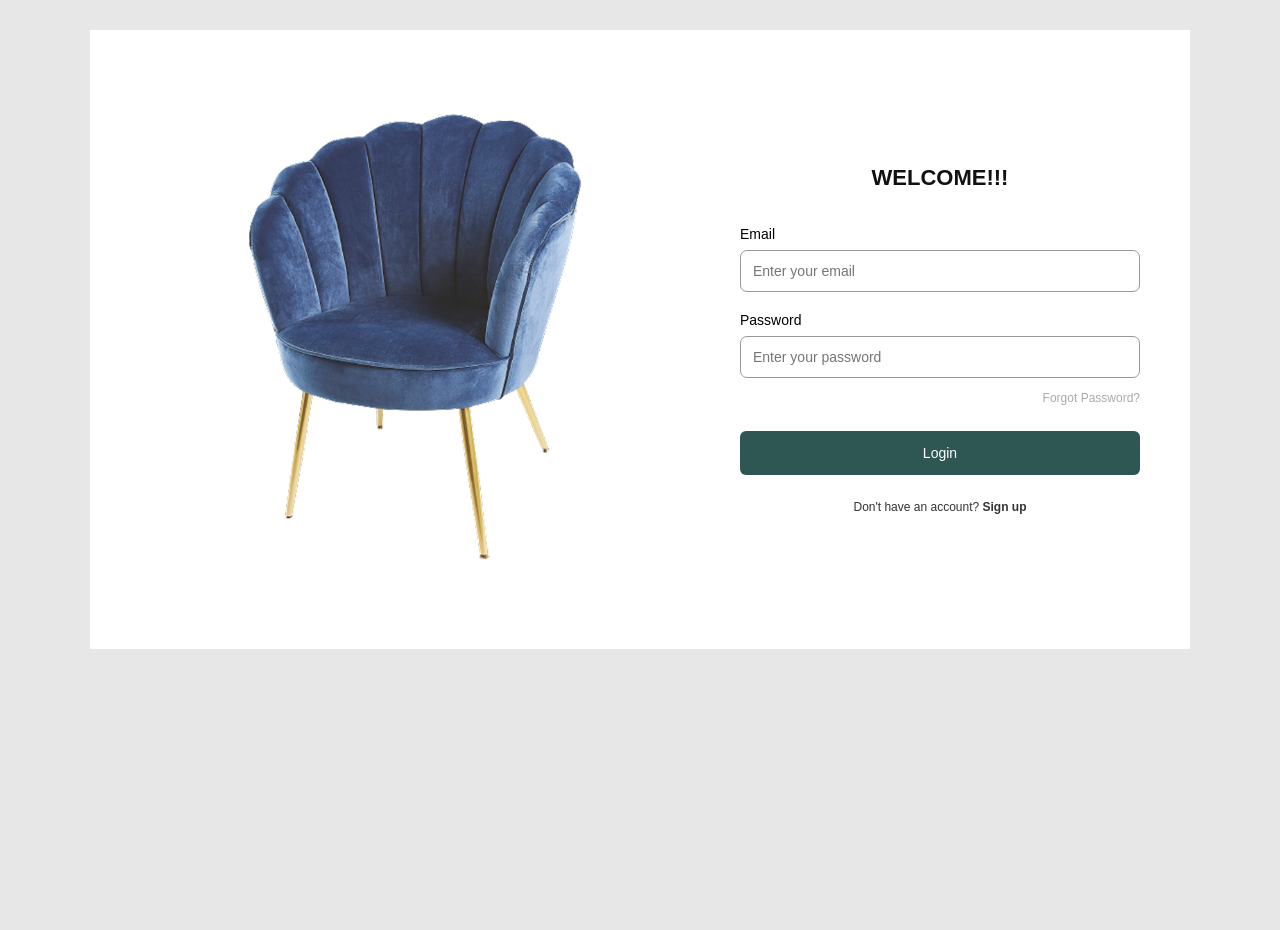
<file: login.html>
<!DOCTYPE html>
<html lang="en">
<head>
    <meta charset="UTF-8">
    <meta name="viewport" content="width=device-width, initial-scale=1.0">
    <title>Furniture Design - Login</title>
    <link rel="stylesheet" href="login.css">
</head>

<body>

    <!-- Login section -->
    <main class="login-container">

        <!-- Chair image -->
        <div class="chair-section">
            <img src="Assets/stylish-chair.png" alt="">
        </div>

        <!-- Login form -->
        <div class="form-section">

            <h2>WELCOME!!!</h2>

            <form action="#" method="post">

                <div class="input-group">
                    <label for="email">Email</label>
                    <input
                        type="email"
                        id="email"
                        name="email"
                        placeholder="Enter your email"
                        required
                    >
                </div>

                <div class="input-group">
                    <label for="password">Password</label>
                    <input
                        type="password"
                        id="password"
                        name="password"
                        placeholder="Enter your password"
                        required
                    >
                </div>

                <div class="forgot-password">
                    <a href="#">Forgot Password?</a>
                </div>

                <button type="submit" class="login-btn">
                    Login
                </button>
                <a href="delivery.html"></a>

                <p class="signup-text">
                    Don't have an account?
                    <a href="register.html">Sign up</a>
                </p>

            </form>

        </div>

    </main>

</body>
</html>
</file>
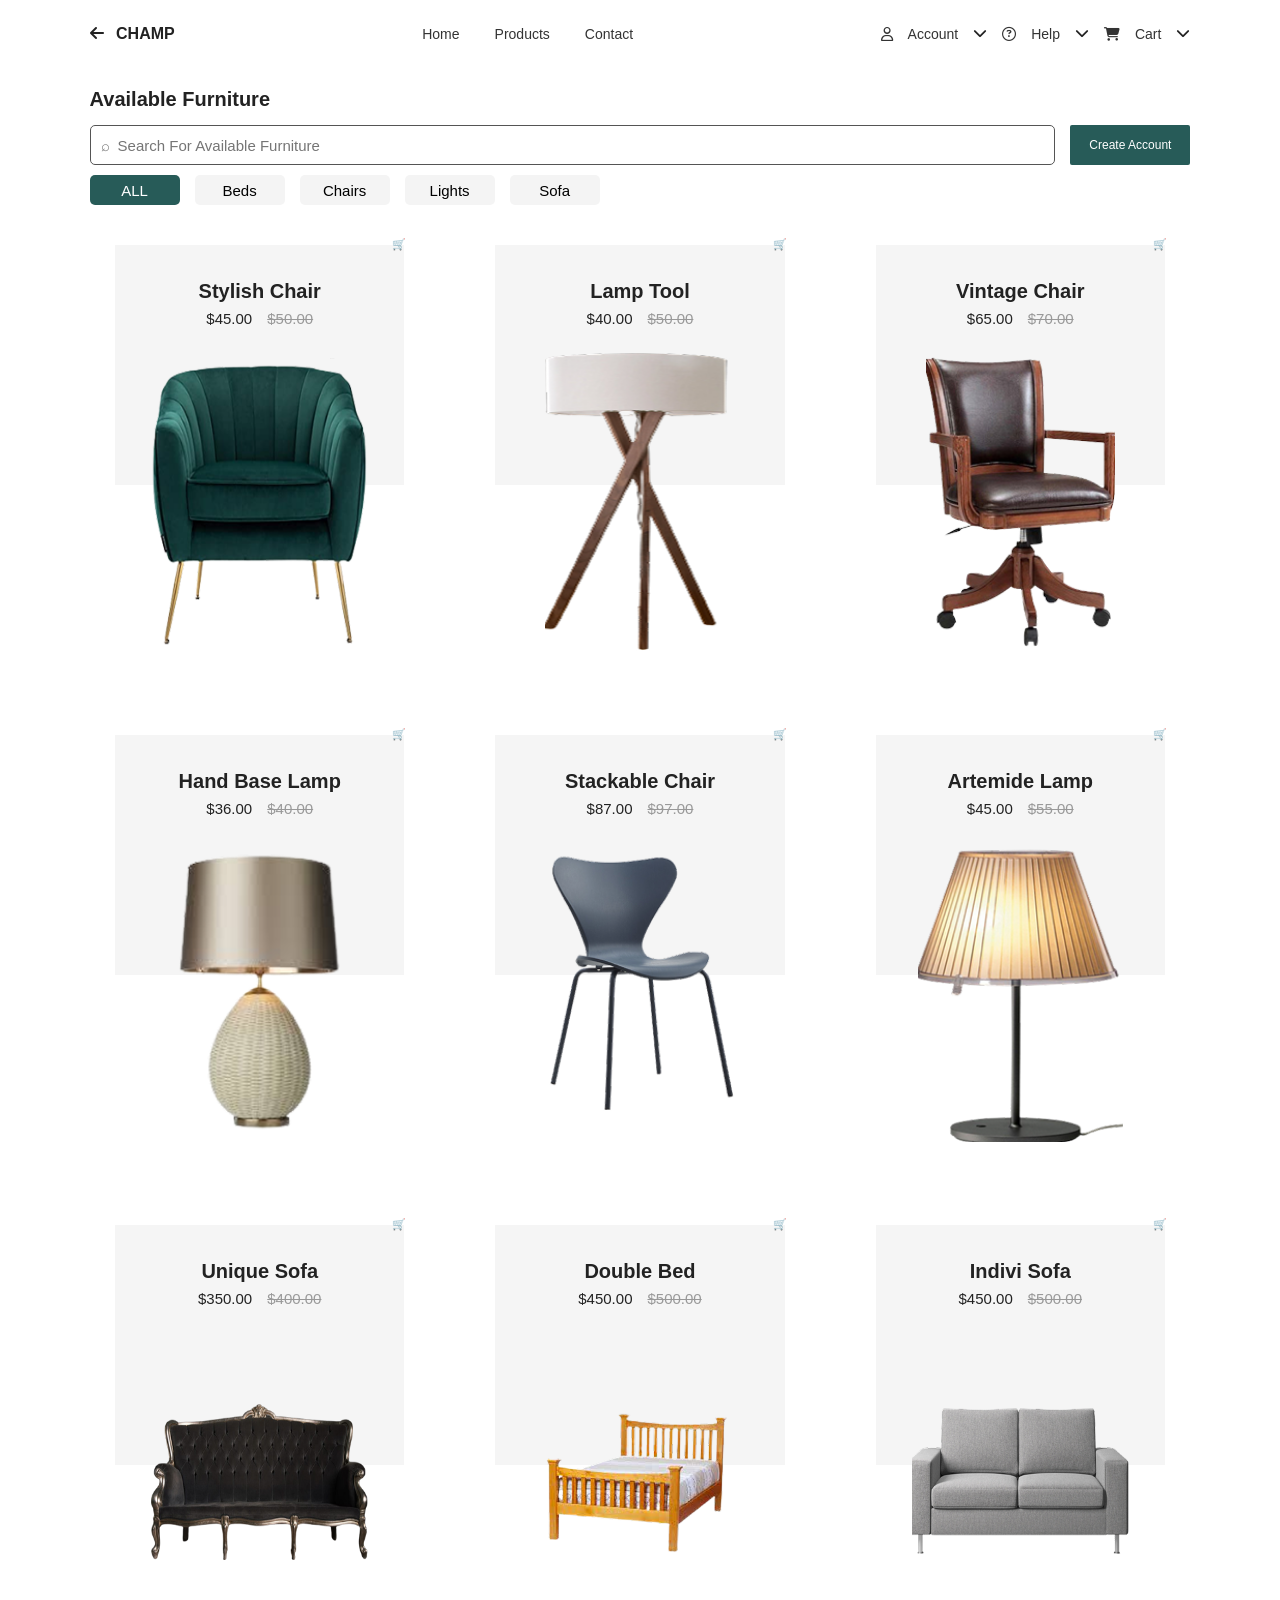
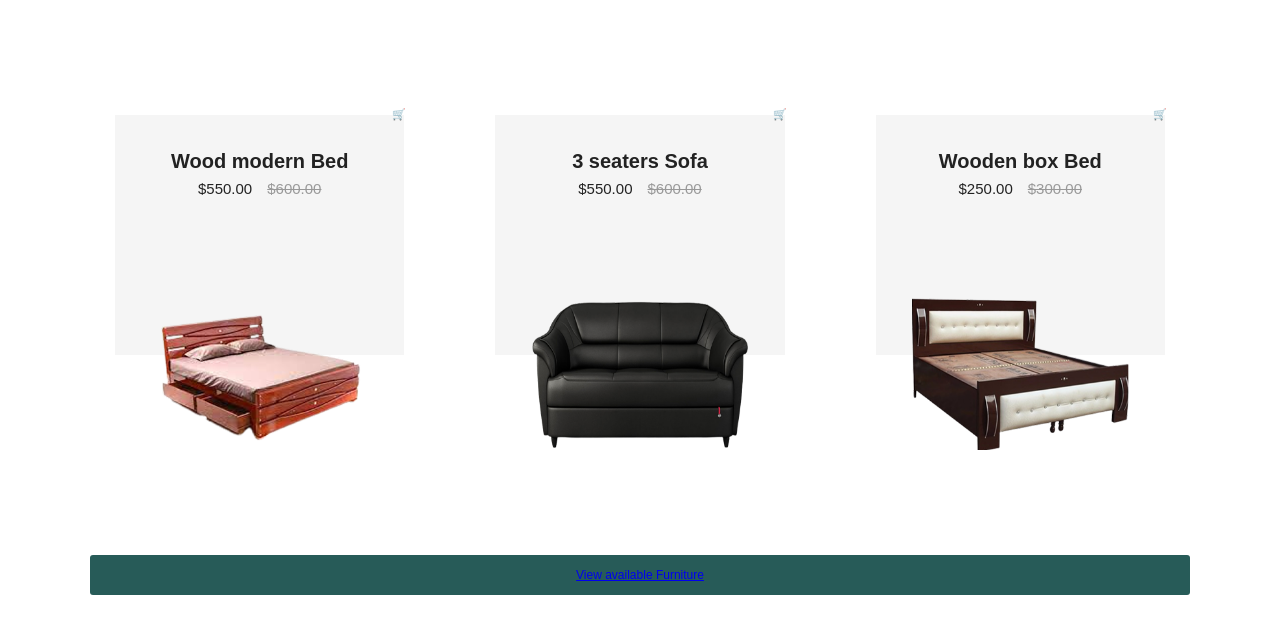
<file: product.html>
<!DOCTYPE html>
<html lang="en">

<head>
    <meta charset="UTF-8">
    <meta name="viewport" content="width=device-width, initial-scale=1.0">

    <title>Furniture listing</title>

    <link rel="stylesheet" href="product.css">
    <link rel="stylesheet" href="https://cdnjs.cloudflare.com/ajax/libs/font-awesome/6.5.2/css/all.min.css">
</head>

<body>

    <!-- NAVBAR -->
    <nav class="navbar">

        <div class="logo">
            <i class="fa-solid fa-arrow-left"></i>
            <span>CHAMP</span>
        </div>

        <div class="nav-links">
            <a href="index.html">Home</a>
            <a href="products.html">Products</a>
            <a href="contact.html">Contact</a>
        </div>

        <div class="nav-actions">
            <a href="#"><i class="fa-regular fa-user"></i><a href="login.html">Account</a>
                <i class="fa-solid fa-chevron-down"></i></a>

            <a href="#"><i class="fa-regular fa-circle-question"></i><a href="get-in-touch.html">Help</a>
                <i class="fa-solid fa-chevron-down"></i></a>

            <a href="#"><i class="fa-solid fa-cart-shopping"></i><a href="cart.html">Cart</a>
                <i class="fa-solid fa-chevron-down"></i></a>
        </div>

    </nav>



    <!-- MAIN CONTENT -->
    <main class="container">

        <h2>Available Furniture</h2>



        <!-- SEARCH AREA -->
        <div class="search-row">

            <div class="search-box">
                <span>⌕</span>
                <input type="text" placeholder="Search For Available Furniture">
            </div>

            <button class="account-button">
                Create Account
            </button>

        </div>


        <!-- CATEGORY BUTTONS -->
        <div class="categories">

            <button class="category active">ALL</button>
            <button class="category">Beds</button>
            <button class="category">Chairs</button>
            <button class="category">Lights</button>
            <button class="category">Sofa</button>

        </div>


        <!-- PRODUCTS -->
        <div class="product-grid">


            <!-- PRODUCT 1 -->
            <div class="product-box">

                <span class="cart-icon">🛒</span>

                <h3>Stylish Chair</h3>

                <div class="price">
                    <span>$45.00</span>
                    <del>$50.00</del>
                </div>

                <img src="Assets/chair.png" alt="">

            </div>


            <!-- PRODUCT 2 -->
            <div class="product-box">

                <span class="cart-icon">🛒</span>

                <h3>Lamp Tool</h3>

                <div class="price">
                    <span>$40.00</span>
                    <del>$50.00</del>
                </div>

                <img src="Assets/lamp 2 .png" alt="">

            </div>


            <!-- PRODUCT 3 -->
            <div class="product-box">

                <span class="cart-icon">🛒</span>

                <h3>Vintage Chair</h3>

                <div class="price">
                    <span>$65.00</span>
                    <del>$70.00</del>
                </div>

                <img src="Assets/chair 3.png" alt="">

            </div>


            <!-- PRODUCT 4 -->
            <div class="product-box">

                <span class="cart-icon">🛒</span>

                <h3>Hand Base Lamp</h3>

                <div class="price">
                    <span>$36.00</span>
                    <del>$40.00</del>
                </div>

                <img src="Assets/lamp.png" alt="">

            </div>


            <!-- PRODUCT 5 -->
            <div class="product-box">

                <span class="cart-icon">🛒</span>

                <h3>Stackable Chair</h3>

                <div class="price">
                    <span>$87.00</span>
                    <del>$97.00</del>
                </div>

                <img src="Assets/chair 4.png" alt="">

            </div>


            <!-- PRODUCT 6 -->
            <div class="product-box">

                <span class="cart-icon">🛒</span>

                <h3>Artemide Lamp</h3>

                <div class="price">
                    <span>$45.00</span>
                    <del>$55.00</del>
                </div>

                <img src="Assets/lamp3.png" alt="">

            </div>


            <!-- PRODUCT 7 -->
            <div class="product-box">

                <span class="cart-icon">🛒</span>

                <h3>Unique Sofa</h3>

                <div class="price">
                    <span>$350.00</span>
                    <del>$400.00</del>
                </div>

                <img src="Assets/uniquesofa.png" alt="">

            </div>


            <!-- PRODUCT 8 -->
            <div class="product-box">

                <span class="cart-icon">🛒</span>

                <h3>Double Bed</h3>

                <div class="price">
                    <span>$450.00</span>
                    <del>$500.00</del>
                </div>

                <img src="Assets/bed.png" alt="">

            </div>


            <!-- PRODUCT 9 -->
            <div class="product-box">

                <span class="cart-icon">🛒</span>

                <h3>Indivi Sofa</h3>

                <div class="price">
                    <span>$450.00</span>
                    <del>$500.00</del>
                </div>

                <img src="Assets/individi-sofa.png" alt="">

            </div>


            <!-- PRODUCT 10 -->
            <div class="product-box">

                <span class="cart-icon">🛒</span>

                <h3>Wood modern Bed</h3>

                <div class="price">
                    <span>$550.00</span>
                    <del>$600.00</del>
                </div>

                <img src="Assets/wooodenbed.png" alt="">

            </div>


            <!-- PRODUCT 11 -->
            <div class="product-box">

                <span class="cart-icon">🛒</span>

                <h3>3 seaters Sofa</h3>

                <div class="price">
                    <span>$550.00</span>
                    <del>$600.00</del>
                </div>

                <img src="Assets/3 seater sofa.png" alt="">

            </div>


            <!-- PRODUCT 12 -->
            <div class="product-box">

                <span class="cart-icon">🛒</span>

                <h3>Wooden box Bed</h3>

                <div class="price">
                    <span>$250.00</span>
                    <del>$300.00</del>
                </div>

                <img src="Assets/box bed.png" alt="">

            </div>

        </div>


        <!-- BOTTOM BUTTON -->
        <button class="view-button">
            <a href="contact.html">View available Furniture</a>
        </button>

    </main>

</body>

</html>
</file>
<file: style.css>
* {
    margin: 0;
    padding: 0;
    box-sizing: border-box;
}

body {
    font-family: Arial, sans-serif;
    color: #222;
}


/* NAVBAR */

.navbar {
    display: flex;
    justify-content: space-between;
    align-items: center;
    padding: 25px 8%;
}

.navbar h2 {
    font-size: 18px;
}

.nav-links {
    display: flex;
    align-items: center;
    gap: 30px;
}

.nav-links a {
    text-decoration: none;
    color: #222;
    font-size: 14px;
}

.nav-links button {
    background-color: #285c5a;
    color: white;
    border: none;
    padding: 12px 20px;
    border-radius: 4px;
}


/* HERO */

.hero {
    display: flex;
    align-items: center;
    margin: 10px 8% 60px;
}

.hero-text {
    background-color: #f5f5f5;
    padding: 50px 35px;
    width: 40%;
    position: relative;
    z-index: 2;
}

.hero-text h1 {
    font-size: 38px;
    line-height: 1.1;
    margin-bottom: 20px;
}

.hero-text p {
    font-size: 14px;
    line-height: 1.6;
    margin-bottom: 25px;
}

.hero-text button {
    background-color: #285c5a;
    color: white;
    border: none;
    padding: 13px 25px;
}

.hero-image {
    width: 65%;
    margin-left: -50px;
}

.hero-image img {
    width: 100%;
    height: 500px;
    object-fit: cover;
}


/* PRODUCTS */

.products {
    padding: 20px 7%;
}

.product-heading {
    display: flex;
    justify-content: space-between;
    align-items: center;
    width: 84%;
    margin: 0 auto;

}

.product-heading h2 {
    font-size: 32px;
}

.product-heading a {
    color: #222;
    text-decoration: none;
    font-size: 14px;
}

.categories {
    display: flex;
    justify-content: center;
    gap: 40px;
    margin: 35px 0;
}

.categories a {
    text-decoration: none;
    color: #222;
    font-size: 15px;
}

.product-grid {
    display: grid;
    grid-template-columns: repeat(3, 1fr);
    column-gap: 80px;
    row-gap: 200px;
    width: 84%;
    max-width: 1100px;
    margin: 0 auto;
    padding-bottom: 150px;
}

.product-box {
    height: 240px;
    background-color: #f5f5f5;
    text-align: center;
    position: relative;
    padding-top: 35px;

}

.product-box h3 {
    font-size: 18px;
    font-weight: 400px;
    margin-bottom: 20px;

}

.product-box p {
    font-size: 16px;

}

.product-box strong {
    font-size: 20px;

}

.product-box del {
    margin-left: 25px;

}

.product-box img {
    width: 260px;
    height: 260px;
    object-fit: contain;

    position: absolute;
    left: 50%;
    bottom: -155px;

    transform: translateX(-50%);

}



/* HOT DEALS */

.hot-deals {
    padding: 30px 8% 50px;
    margin-top: 70px;
    margin-bottom: 50px
}

.hot-deals h2 {
    font-size: 22px;
    margin-bottom: 25px;


}

.deal-container {
    display: grid;
    grid-template-columns: repeat(4, 1fr);
    gap: 25px;
    align-items: start;


}

.deal h3 {
    font-size: 14px;
    margin-bottom: 10px;

}

.deal p {
    font-size: 12px;
    color: #666;
    line-height: 1.5;

}


/* ABOUT */

.about {
    display: flex;
    gap: 50px;
    padding: 40px 8% 70px;
}

.about-text {
    width: 55%;
}

.about-text h2 {
    font-size: 22px;
    margin-bottom: 15px;
}

.about-text p {
    font-size: 13px;
    color: #666;
    line-height: 1.6;
    margin-bottom: 25px;
}

.about-points {
    display: grid;
    grid-template-columns: repeat(2, 1fr);
    gap: 25px;
}

.about-points h3 {
    font-size: 15px;
    margin-bottom: 8px;
}

.about-points h4 {
    font-size: 13px;
    margin-bottom: 7px;
}

.about-points p {
    font-size: 11px;
    color: #777;
    line-height: 1.5;
}

.about-images {
    width: 40%;
    display: grid;
    grid-template-columns: repeat(2, 1fr);
    gap: 10px;
}

.about-images img {
    width: 100%;
    height: 120px;
    object-fit: cover;
}


/* TESTIMONIAL */

.testimonial {
    background-color: #f5f5f5;
    text-align: center;
    padding: 60px 15%;
}

.testimonial h2 {
    font-size: 22px;
    line-height: 1.3;
    margin-bottom: 30px;
}

.customer-image img {
    width: 90px;
    height: 90px;
    border-radius: 50%;
    object-fit: cover;
}

.testimonial h3 {
    font-size: 13px;
    margin: 10px 0;
}

.testimonial p {
    font-size: 12px;
    line-height: 1.6;
    color: #666;
}


/* FOOTER */

footer {
    background-color: #285c5a;
    color: white;
    padding: 50px 8%;
}

footerh2 {
    font-size: 20px;
    font-weight: normal;
    max-width: 400px;
    margin-bottom: 30px;
}

footer hr {
    border: none;
    border-top: 1px solid rgba(255, 255, 255, 0.4);
    margin-bottom: 30px;
}

.footer-content {
    display: grid;
    grid-template-columns: 2fr 1fr 1fr 1fr;
    gap: 30px;
}

.footer-content h3 {
    font-size: 13px;
    margin-bottom: 12px;
}

.footer-content p {
    font-size: 11px;
    line-height: 1.8;
}




/* MOBILE SCREEN */
@media screen and (max-width: 600px) {

    /* NAVBAR */
    .navbar {
        flex-direction: column;
        gap: 20px;
    }

    .nav-links {
        flex-wrap: wrap;
        justify-content: center;
        gap: 15px;
    }

    /* HERO */
    .hero {
        flex-direction: column;
        align-items: stretch;
    }

    .hero-text {
        width: 100%;
    }

    .hero-image {
        width: 100%;
        margin-left: 0;
    }

    .hero-image img {
        width: 100%;
        height: auto;
    }

    /* PRODUCTS */
    .product-heading {
        width: 100%;
        gap: 10px;
    }

    .product-heading h2 {
        font-size: 24px;
    }

    .product-grid {
        grid-template-columns: repeat(2, minmax(0, 1fr));
        column-gap: 15px;
        row-gap: 150px;
        width: 100%;
    }

    /* .product-box img {
        width: 100%;
        max-width: 150px;
        height: 150px;
    } */

    .product-box {
        height: 180px;
        background-color: #f5f5f5;
        text-align: center;
        position: relative;
        padding-top: 20px;
    }

    .product-box img {
        width: 100%;
        max-width: 100px;
        height: 100px;
        object-fit: contain;
        display: block;
        position: static;
        transform: none;
        margin: 30px auto 10px;
    }


    /* HOT DEALS */
    .deal-container {
        grid-template-columns: repeat(2, minmax(0, 1fr));
        gap: 20px;
    }

    /* ABOUT */
    .about {
        flex-direction: column;
        gap: 30px;
    }

    .about-text,
    .about-images {
        width: 100%;
    }

    .about-points {
        grid-template-columns: repeat(2, minmax(0, 1fr));
    }

    /* TESTIMONIAL */
    .testimonial {
        text-align: center;
    }

    .testimonial h2 {
        text-align: center;
        line-height: 1.4;
    }

    .testimonial p {
        text-align: center;
        line-height: 1.6;
    }

    .testimonial br {
        display: none;
    }



    /* FOOTER */
    .footer-content {
        grid-template-columns: repeat(2, minmax(0, 1fr));
        gap: 25px;
    }



}
</file>
<file: cart.css>
/* GENERAL STYLING */
* {
    margin: 0;
    padding: 0;
    box-sizing: border-box;
}

body {
    font-family: Arial, Helvetica, sans-serif;
    background-color: #e7e7e7;
    color: #222;
}

.page-container {
    width: 95%;
    min-height: 95vh;
    margin: 12px auto;
    padding: 55px 8%;
    background-color: #fff;
}

/* NAVBAR */
.navbar {
    display: flex;
    align-items: center;
    justify-content: space-between;
    gap: 25px;
    margin-bottom: 65px;
}

.logo {
    display: flex;
    align-items: center;
    gap: 28px;
}

.logo a {
    color: #222;
    font-size: 24px;
    text-decoration: none;
}

.logo h2 {
    font-size: 23px;
}

.nav-links,
.nav-actions {
    display: flex;
    align-items: center;
    gap: 35px;
}

.nav-links a,
.nav-actions a {
    color: #333;
    text-decoration: none;
    font-size: 15px;
    white-space: nowrap;
}

.nav-actions {
    gap: 25px;
}

.nav-actions a {
    display: flex;
    align-items: center;
    gap: 7px;
}

.nav-actions .fa-chevron-down {
    font-size: 11px;
}

/* MAIN LAYOUT */
.cart-layout {
    display: grid;
    grid-template-columns: 2fr 1fr;
    gap: 55px;
    align-items: start;
}

/* SHOPPING CART */
.shopping-cart h1 {
    font-size: 25px;
    margin-bottom: 45px;
}

.cart-item {
    display: grid;
    grid-template-columns: 210px minmax(150px, 1fr) 115px;
    gap: 25px;
    align-items: start;
    margin-bottom: 45px;
}

/* PRODUCT IMAGES */
.product-image {
    display: flex;
    justify-content: center;
    align-items: center;
}

.product-image img {
    width: 100%;
    max-width: 190px;
    height: 155px;
    object-fit: contain;
}

/* PRODUCT DETAILS */
.product-details h2 {
    font-size: 23px;
    font-weight: 500;
    margin-bottom: 17px;
}

.product-details p {
    font-size: 15px;
    line-height: 1.4;
    color: #999;
}

.product-icons {
    display: flex;
    gap: 25px;
    margin-top: 35px;
}

.product-icons i {
    font-size: 23px;
    cursor: pointer;
}

/* PRICE AND QUANTITY */
.product-price {
    display: flex;
    flex-direction: column;
    align-items: center;
    gap: 65px;
}

.product-price h2 {
    font-size: 25px;
    white-space: nowrap;
}

.quantity {
    display: flex;
    align-items: center;
    gap: 12px;
}

.quantity button {
    width: 44px;
    height: 46px;
    border: none;
    border-radius: 10px;
    background-color: #285451;
    color: white;
    font-size: 21px;
    cursor: pointer;
}

.quantity span {
    font-size: 19px;
    font-weight: bold;
}

/* CART SUMMARY */
.cart-summary {
    padding: 60px 22px 30px;
    border-radius: 12px;
    box-shadow: 0 3px 18px rgba(0, 0, 0, 0.08);
    margin-top: 25px;
}

.cart-summary>h2 {
    font-size: 30px;
    margin-bottom: 15px;
    padding-bottom: 14px;
    border-bottom: 2px solid #e4e4e4;
}

.summary-line {
    display: flex;
    justify-content: space-between;
    align-items: center;
    gap: 15px;
    font-size: 23px;
    margin-bottom: 12px;
}

.summary-line strong {
    font-size: 25px;
    white-space: nowrap;
}

.delivery-note {
    color: #999;
    font-size: 16px;
    padding-bottom: 15px;
    border-bottom: 2px solid #e4e4e4;
}

.returns {
    padding: 20px 0 15px;
    border-bottom: 2px solid #e4e4e4;
}

.returns h3 {
    font-size: 22px;
    font-weight: 500;
    margin-bottom: 15px;
}

.returns p {
    color: #999;
    font-size: 16px;
    line-height: 1.4;
}

.checkout-btn {
    width: 100%;
    margin-top: 30px;
    padding: 22px 15px;
    border: none;
    border-radius: 9px;
    background-color: #285451;
    color: #fff;
    font-size: 16px;
    cursor: pointer;
}


/* MOBILE SCREEN */
@media screen and (max-width: 650px) {

    /* PAGE */
    .page-container {
        width: 100%;
        margin: 0;
    }

    /* NAVBAR */
    .navbar {
        display: flex;
        flex-wrap: wrap;
        align-items: center;
        justify-content: space-between;
        column-gap: 15px;
        row-gap: 40px;
        margin-bottom: 30px;
    }

    .logo {
        display: flex;
        align-items: center;
        gap: 10px;
    }

    .logo a {
        font-size: 20px;
    }

    .logo h2 {
        font-size: 18px;
    }

    /* HOME, PRODUCTS AND CONTACT */
    .nav-links {
        order: 2;
        display: flex;
        align-items: center;
        flex-wrap: wrap;
        gap: 100px;
        width: 100%;
    }

    .nav-links a {
        font-size: 13px;
    }

    /* ACCOUNT, HELP AND CART */
    .nav-actions {
        order: 1;
        display: flex;
        align-items: center;
        flex-wrap: nowrap;
        gap: 12px;
    }

    .nav-actions a {
        font-size: 12px;
        gap: 4px;
        white-space: nowrap;
    }

    /* CART LAYOUT */
    .cart-layout {
        display: flex;
        flex-direction: column;
        gap: 30px;
        width: 100%;
    }

    .shopping-cart {
        width: 100%;
        min-width: 0;
    }

    .shopping-cart h1 {
        font-size: 23px;
        margin-bottom: 25px;
    }

    /* CART ITEMS */
    .cart-item {
        display: grid;
        grid-template-columns: 90px minmax(0, 1fr);
        align-items: start;
        gap: 12px;
        margin-bottom: 30px;
    }

    /* PRODUCT IMAGE */
    .product-image {
        width: 100%;
    }

    .product-image img {
        width: 100%;
        max-width: 90px;
        height: 100px;
        object-fit: contain;
    }

    /* PRODUCT DETAILS */
    .product-details {
        min-width: 0;
    }

    .product-details h2 {
        font-size: 17px;
        margin-bottom: 8px;
        overflow-wrap: break-word;
    }

    .product-details p {
        font-size: 12px;
        line-height: 1.5;
        overflow-wrap: break-word;
    }

    .product-icons {
        display: flex;
        flex-wrap: wrap;
        gap: 15px;
        margin-top: 15px;
    }

    .product-icons i {
        font-size: 18px;
    }

    /* PRICE AND QUANTITY */
    .product-price {
        grid-column: 1 / -1;
        display: flex;
        flex-direction: row;
        flex-wrap: wrap;
        justify-content: space-between;
        align-items: center;
        gap: 12px;
    }

    .product-price h2 {
        font-size: 19px;
    }

    .quantity {
        display: flex;
        align-items: center;
        gap: 10px;
    }

    .quantity button {
        width: 32px;
        height: 32px;
        border-radius: 7px;
        font-size: 18px;
    }

    .quantity span {
        font-size: 16px;
    }

    /* CART SUMMARY */
    .cart-summary {
        width: 100%;
        min-width: 0;
        margin-top: 0;
        border-radius: 10px;
    }

    .cart-summary>h2 {
        font-size: 24px;
        margin-bottom: 15px;
    }

    .summary-line {
        display: flex;
        justify-content: space-between;
        align-items: center;
        gap: 10px;
        font-size: 16px;
        margin-bottom: 12px;
    }

    .summary-line strong {
        font-size: 17px;
        white-space: nowrap;
    }

    .delivery-note {
        font-size: 13px;
        line-height: 1.5;
    }

    /* RETURNS */
    .returns {
        margin-top: 15px;
    }

    .returns h3 {
        font-size: 18px;
        margin-bottom: 10px;
    }

    .returns p {
        font-size: 13px;
        line-height: 1.5;
    }

    /* CHECKOUT BUTTON */
    .checkout-btn {
        width: 100%;
        margin-top: 20px;
        font-size: 15px;
    }

}
</file>
<file: checkout.css>
/* GENERAL STYLING */
* {
    margin: 0;
    padding: 0;
    box-sizing: border-box;
}

body {
    font-family: Arial, Helvetica, sans-serif;
    background-color: #ffffff;
    color: #171717;
}

a {
    text-decoration: none;
    color: inherit;
}

.checkout-page {
    padding: 30px 8%;
}

/* NAVBAR */
.navbar {
    display: flex;
    align-items: center;
    justify-content: space-between;
    gap: 25px;
    margin-bottom: 65px;
}

.logo {
    display: flex;
    align-items: center;
    gap: 15px;
}

.logo a {
    font-size: 18px;
}

.logo h2 {
    font-size: 16px;
    font-weight: 600;
}

.nav-links,
.nav-right {
    display: flex;
    align-items: center;
    gap: 25px;
}

.nav-links a,
.nav-right a {
    font-size: 12px;
    white-space: nowrap;
}

.nav-right {
    gap: 18px;
}

.nav-right a {
    display: flex;
    align-items: center;
    gap: 5px;
}

.nav-right .fa-chevron-down {
    font-size: 8px;
}

/* MAIN LAYOUT */
.checkout-container {
    display: grid;
    grid-template-columns: 1.15fr 0.85fr;
    gap: 70px;
    align-items: start;
}

/* PAYMENT FORM */
.payment-section {
    padding-top: 25px;
}

.payment-section h3,
.order-card h3 {
    font-size: 19px;
    font-weight: 600;
    margin-bottom: 30px;
}

.form-group {
    display: flex;
    flex-direction: column;
    margin-bottom: 23px;
    flex: 1;
}

.form-group label {
    font-size: 13px;
    margin-bottom: 9px;
}

.form-group input,
.form-group select {
    width: 100%;
    padding: 12px;
    border: 1px solid #a7a7a7;
    border-radius: 8px;
    outline: none;
    background-color: white;
    font-size: 12px;
    color: #333333;
}

.form-group input:focus,
.form-group select:focus {
    border-color: #2d5552;
}

.form-group input::placeholder {
    color: #a5a5a5;
}

.form-row {
    display: flex;
    gap: 20px;
}

.pay-button,
.checkout-button {
    width: 100%;
    padding: 15px;
    background-color: #2d5552;
    color: white;
    border: none;
    border-radius: 6px;
    cursor: pointer;
    font-size: 12px;
    font-weight: 500;
}

.pay-button {
    margin-top: 5px;
}

.pay-button:hover,
.checkout-button:hover {
    background-color: #214441;
}

/* ORDER SUMMARY */
.order-card {
    padding: 25px;
    border-radius: 10px;
    box-shadow: 0 2px 15px rgba(0, 0, 0, 0.06);
}

.order-card h3 {
    padding-bottom: 20px;
    margin-bottom: 5px;
    border-bottom: 1px solid #dddddd;
}

/* EACH PRODUCT
.order-item {
    display: flex;
    align-items: center;
    gap: 15px;
    padding: 22px 0;
    border-bottom: 1px solid #dddddd;
}

.product-icon {
    min-width: 75px;
    height: 65px;
    display: flex;
    align-items: center;
    justify-content: center;
    background-color: #f7f7f5;
    border-radius: 5px;
}

.product-icon i {
    font-size: 32px;
    color: #2d5552;
}

.product-info {
    flex: 1;
    min-width: 0;
}

.product-info h4 {
    font-size: 13px;
    font-weight: 500;
    margin-bottom: 6px;
}

.product-info p {
    font-size: 10px;
    color: #888888;
    line-height: 1.5;
}

.price {
    font-size: 13px;
    font-weight: 600;
    white-space: nowrap;
} */



/* EACH PRODUCT */
.order-item {
    display: grid;
    grid-template-columns: 80px minmax(0, 1fr) auto;
    align-items: center;
    gap: 12px;
    padding: 15px 0;
    border-bottom: 1px solid #dddddd;
}

.product-icon {
    width: 80px;
    min-width: 0;
    height: 70px;
    overflow: hidden;
    display: flex;
    align-items: center;
    justify-content: center;
    background-color: #f7f7f5;
    border-radius: 5px;
}

.product-icon img {
    display: block;
    width: 100%;
    height: 100%;
    object-fit: contain;
}

.product-info {
    min-width: 0;
}

.product-info h4 {
    font-size: 13px;
    font-weight: 500;
    margin-bottom: 6px;
}

.product-info p {
    font-size: 10px;
    color: #888888;
    line-height: 1.5;
}

.price {
    font-size: 13px;
    font-weight: 600;
    white-space: nowrap;
}

/* SUBTOTAL */
.subtotal {
    display: flex;
    align-items: center;
    justify-content: space-between;
    margin-top: 25px;
    font-size: 15px;
}

.subtotal strong {
    font-size: 14px;
}

.delivery-note {
    margin-top: 10px;
    margin-bottom: 25px;
    font-size: 11px;
    color: #888888;
}


/* MOBILE SCREEN */
@media screen and (max-width: 600px) {

    /* NAVBAR */
    .navbar {
        flex-wrap: wrap;
        gap: 0;
        margin-bottom: 2rem;
        padding: 0;
    }

    .logo {
        order: 1;
        gap: 0.5rem;
    }

    .logo a {
        font-size: 0.875rem;
    }

    .logo h2 {
        font-size: 0.875rem;
    }

    .nav-right {
        order: 2;
        gap: 0.5rem;
    }

    .nav-right a {
        font-size: 0.65rem;
        gap: 0.25rem;
    }

    .nav-links {
        order: 3;
        width: 100%;
        display: flex;
        justify-content: space-around;
        margin-top: 1.5rem;
        gap: 1rem;
    }

    .nav-links a {
        font-size: 0.7rem;
    }

    /* CHECKOUT PAGE */
    .checkout-page {
        padding: 1rem 5%;
    }

    /* MAIN LAYOUT */
    .checkout-container {
        display: flex;
        flex-direction: column;
        gap: 2rem;
    }

    /* PAYMENT FORM */
    .payment-section {
        width: 100%;
        padding-top: 0;
    }

    .payment-section h3,
    .order-card h3 {
        font-size: 1rem;
        margin-bottom: 1.25rem;
    }

    /* FORM ROW */
    .form-row {
        flex-direction: column;
        gap: 0;
    }

    .form-group {
        margin-bottom: 1rem;
    }

    .form-group label {
        font-size: 0.8rem;
        margin-bottom: 0.5rem;
    }

    .form-group input,
    .form-group select {
        padding: 0.75rem;
        font-size: 0.75rem;
    }

    /* PAYMENT BUTTON */
    .pay-button,
    .checkout-button {
        padding: 0.875rem;
        font-size: 0.75rem;
    }

    /* ORDER SUMMARY */
    .order-card {
        width: 100%;
        padding: 1rem;
    }

    .order-card h3 {
        padding-bottom: 1rem;
    }

}
</file>
<file: confirmation.css>
/* GENERAL STYLING */
* {
    margin: 0;
    padding: 0;
    box-sizing: border-box;
}

body {
    font-family: Arial, Helvetica, sans-serif;
    background-color: #ffffff;
    color: #222222;
}

a {
    text-decoration: none;
    color: inherit;
}

/* NAVBAR */
.navbar {
    display: flex;
    align-items: center;
    justify-content: space-between;
    padding: 25px 8%;
    gap: 25px;
    border-bottom: 1px solid #eeeeee;
}

.logo {
    display: flex;
    align-items: center;
    gap: 18px;
}

.logo a {
    font-size: 16px;
    color: #294f4d;
}

.logo h2 {
    font-size: 20px;
    font-weight: 600;
    letter-spacing: 1px;
}

.nav-links,
.nav-right {
    display: flex;
    align-items: center;
    gap: 25px;
}

.nav-links a,
.nav-right a {
    font-size: 12px;
    white-space: nowrap;
}

.nav-links a:hover,
.nav-right a:hover {
    color: #315b58;
}

.nav-right {
    gap: 18px;
}

.nav-right i {
    font-size: 10px;
}

/* MAIN CONTAINER */
.confirmation-container {
    display: flex;
    justify-content: space-between;
    align-items: flex-start;
    gap: 70px;
    padding: 55px 8%;
}

/* LEFT SECTION */
.confirmation-details {
    flex: 1.2;
    padding-top: 10px;
}

.confirmation-details h3,
.summary-section>h3 {
    font-size: 18px;
    font-weight: 500;
}

.thank-you {
    font-size: 12px;
    color: #777777;
    margin-top: 18px;
}

/* PROGRESS TRACKER */
.progress {
    display: flex;
    align-items: flex-start;
    margin-top: 45px;
    width: 100%;
}

.progress-step {
    display: flex;
    flex-direction: column;
    align-items: center;
    flex-shrink: 0;
}

.step-icon {
    width: 18px;
    height: 18px;
    border-radius: 50%;
    display: flex;
    align-items: center;
    justify-content: center;
    font-size: 9px;
    color: white;
}

.completed {
    background-color: #b8ced2;
}

.current {
    background-color: #829397;
}

.progress-line {
    height: 2px;
    background-color: #b8ced2;
    flex: 1;
    margin-top: 8px;
}

.progress-step p {
    font-size: 10px;
    color: #777777;
    margin-top: 18px;
    white-space: nowrap;
}

/* ORDER NUMBER */
.order-number {
    font-size: 12px;
    margin-top: 45px;
}

.order-number strong {
    font-weight: 400;
}

/* BUTTONS */
.confirmation-buttons {
    display: flex;
    flex-direction: column;
    gap: 15px;
    margin-top: 90px;
}

.btn {
    display: flex;
    justify-content: center;
    align-items: center;
    padding: 16px;
    width: 100%;
    border-radius: 4px;
    font-size: 12px;
    transition: 0.3s;
}

.shop-btn {
    background-color: #2d5553;
    color: #ffffff;
    border: 1px solid #2d5553;
}

.shop-btn:hover {
    background-color: #1e403e;
}

.home-btn {
    border: 1px solid #a5b4b3;
    color: #222222;
    background-color: #ffffff;
}

.home-btn:hover {
    background-color: #f5f8f7;
}

/* SUMMARY SECTION */
.summary-section {
    flex: 0.9;
}

.summary-section>h3 {
    margin-bottom: 20px;
}

.summary-card {
    padding: 20px;
    border: 1px solid #f0f0f0;
    border-radius: 5px;
    box-shadow: 0 3px 12px rgba(0, 0, 0, 0.06);
}

/* PRODUCT ITEMS */
.summary-item {
    display: flex;
    align-items: center;
    gap: 15px;
    padding: 15px 0;
    border-bottom: 1px solid #e5e5e5;
}

.product-icon {
    width: 45px;
    min-width: 45px;
    height: 45px;
    display: flex;
    align-items: center;
    justify-content: center;
}

.product-icon img {
    width: 100%;
    height: 100%;
    object-fit: contain;
}



.product-info {
    flex: 1;
    min-width: 0;
}

.product-info h4 {
    font-size: 12px;
    font-weight: 500;
    margin-bottom: 7px;
}

.product-info p {
    font-size: 9px;
    color: #888888;
    line-height: 1.5;
}

.price {
    font-size: 12px;
    white-space: nowrap;
}

/* SUBTOTAL */
.subtotal {
    display: flex;
    justify-content: space-between;
    align-items: center;
    gap: 10px;
    margin-top: 20px;
}

.subtotal h4 {
    font-size: 15px;
    font-weight: 400;
}

.subtotal strong {
    font-size: 13px;
}

.delivery-note {
    font-size: 10px;
    color: #999999;
    margin-top: 12px;
}

/* MOBILE SCREEN */
@media screen and (max-width: 600px) {

    /* NAVBAR */
    .navbar {
        flex-wrap: wrap;
        padding: 1rem 5%;
    }

    .logo {
        order: 1;
    }

    .nav-right {
        order: 2;
        gap: 0.5rem;
    }

    .nav-links {
        order: 3;
        width: 100%;
        display: flex;
        justify-content: space-around;
        margin-top: 1rem;

    }

    .nav-links a,
    .nav-right a {
        font-size: 0.7rem;
    }

    .logo h2 {
        font-size: 1rem;
    }

    /* MAIN CONTAINER */
    .confirmation-container {
        flex-direction: column;
        gap: 2rem;
        padding: 2rem 5%;
    }

    .confirmation-details,
    .summary-section {
        width: 100%;
    }

    /* PROGRESS TRACKER */
    .progress {
        margin-top: 2rem;
    }

    .progress-step p {
        font-size: 0.6rem;
    }

    /* BUTTONS */
    .confirmation-buttons {
        margin-top: 2rem;
    }

    /* SUMMARY */
    .summary-card {
        padding: 1rem;
    }

    .summary-item {
        gap: 0.5rem;
    }

    .product-icon {
        width: 2.5rem;
        min-width: 2.5rem;
        height: 2.5rem;
    }

}
</file>
<file: contact.css>
* {
    margin: 0;
    padding: 0;
    box-sizing: border-box;
}

body {
    font-family: Arial, Helvetica, sans-serif;
    color: #252525;
    background-color: #ffffff;
}

a {
    text-decoration: none;
    color: inherit;
}

button {
    font-family: inherit;
    cursor: pointer;
}

/* NAVIGATION BAR */

.navbar {
    display: flex;
    align-items: center;
    justify-content: space-between;
    padding: 30px 8%;
    gap: 25px;
}

.logo {
    display: flex;
    align-items: center;
    gap: 25px;
    font-size: 21px;
    font-weight: bold;
    white-space: nowrap;
}

.back-arrow {
    font-size: 30px;
    font-weight: normal;
}

.nav-links {
    display: flex;
    align-items: center;
    gap: 45px;
}

.nav-links a,
.nav-actions a {
    font-size: 14px;
    color: #444444;
}

.nav-actions {
    display: flex;
    align-items: center;
    gap: 22px;
}

/* MAIN PRODUCT PAGE */

.product-page {
    display: grid;
    grid-template-columns: 56% 44%;
    padding: 45px 8% 60px;
}

/* LEFT SECTION */

.left-section {
    padding-right: 25px;
}

.product-gallery {
    display: grid;
    grid-template-columns: minmax(0, 1fr) 90px;
    align-items: center;
    gap: 20px;
}

.main-image {
    display: flex;
    align-items: center;
    justify-content: center;
    min-width: 0;
}

.main-image img {
    width: 100%;
    height: 460px;
    object-fit: contain;
}

.thumbnail-images {
    display: flex;
    flex-direction: column;
    gap: 25px;
}

.thumbnail-images img {
    width: 90px;
    height: 90px;
    object-fit: contain;
    background-color: #f6f6f3;
}

/* RECENTLY VIEWED */

.recently-viewed {
    margin-top: 35px;
}

.recently-viewed h2 {
    font-size: 23px;
    font-weight: 500;
    margin-bottom: 22px;
}

.recent-products {
    display: grid;
    grid-template-columns: repeat(3, minmax(0, 1fr));
    gap: 22px;
}

.recent-card {
    min-width: 0;
}

.recent-card img {
    display: block;
    width: 100%;
    height: 145px;
    object-fit: contain;
    background-color: #f6f6f3;
}

.product-info {
    display: flex;
    justify-content: space-between;
    align-items: center;
    gap: 5px;
    margin-top: 10px;
    font-size: 13px;
}

.product-info span {
    color: #666666;
}

.product-info strong {
    white-space: nowrap;
}

/* RIGHT SECTION */

.right-section {
    border-left: 2px solid #eeeeee;
    padding-left: 25px;
}

.product-details h1 {
    font-size: 23px;
    margin-bottom: 28px;
}

.description {
    font-size: 15px;
    color: #888888;
    line-height: 1.9;
    margin-bottom: 35px;
}

.price {
    font-size: 32px;
    margin-bottom: 15px;
}

/* RATINGS */

.reviews {
    display: flex;
    align-items: center;
    gap: 30px;
    margin-bottom: 28px;
}

.stars {
    color: #f3c62e;
    font-size: 23px;
    letter-spacing: -2px;
}

.empty-star {
    color: #aeb1bd;
}

.reviews a {
    font-size: 13px;
    text-decoration: underline;
}

/* COLOUR OPTIONS */

.colour-section h2 {
    font-size: 21px;
    margin-bottom: 20px;
}

.colour-options {
    display: flex;
    align-items: center;
    gap: 10px;
    margin-bottom: 35px;
}

.colour {
    width: 38px;
    height: 38px;
    border: none;
    border-radius: 50%;
}

.yellow {
    background-color: #ffca32;
}

.blue {
    background-color: #2518cf;
}

.red {
    background-color: #e9272b;
}

.green {
    background-color: #285653;
}

.pink {
    background-color: #d90bc9;
}

.selected {
    outline: 2px solid #999999;
    outline-offset: 5px;
}

/* PURCHASE BUTTONS */

.purchase-buttons {
    display: grid;
    grid-template-columns: 1fr 1fr;
    gap: 30px;
    margin-bottom: 90px;
}

.purchase-buttons button {
    min-height: 55px;
    border-radius: 8px;
    font-size: 14px;
}

.buy-button {
    background-color: #ffffff;
    color: #285653;
    border: 1px solid #555555;
}

.cart-button {
    background-color: #285653;
    color: #ffffff;
    border: 1px solid #285653;
}

/* DELIVERY INFORMATION */

.delivery-item {
    padding: 12px 0;
    border-bottom: 2px solid #e9e9e9;
    font-size: 14px;
}

.delivery-item p {
    margin-bottom: 10px;
}

.delivery-item a {
    text-decoration: underline;
}

/* MOBILE SCREEN */
@media (max-width: 650px) {
        .navbar {
        display: flex;
        flex-wrap: wrap;
        align-items: center;
        justify-content: space-between;
        padding: 20px 5%;
        gap: 20px 10px;
    }

    .logo {
        display: flex;
        align-items: center;
        gap: 10px;
        font-size: 18px;
        white-space: nowrap;
    }

    .back-arrow {
        font-size: 24px;
    }

    .nav-actions {
        display: flex;
        align-items: center;
        gap: 15px;
        margin-left: auto;
    }

    .nav-actions a {
        font-size: 12px;
        white-space: nowrap;
    }

    .nav-links {
        display: flex;
        align-items: center;
        justify-content: space-between;
        width: 100%;
        order: 3;
        gap: 15px;
        padding-top: 10px;
        border-top: 1px solid #eeeeee;
    }

    .nav-links a {
        font-size: 14px;
        white-space: nowrap;
    }

    .product-page {
        grid-template-columns: 1fr;
        padding: 25px 5%;
    }

    .left-section {
        padding-right: 0;
    }

    .product-gallery {
        grid-template-columns: minmax(0, 1fr) 65px;
        gap: 12px;
    }

    .main-image img {
        height: 330px;
    }

    .thumbnail-images {
        gap: 15px;
    }

    .thumbnail-images img {
        width: 65px;
        height: 65px;
    }

    .recently-viewed {
        margin-bottom: 35px;
    }

    .recent-products {
        gap: 12px;
    }

    .recent-card img {
        height: 110px;
    }

    .product-info {
        flex-wrap: wrap;
        font-size: 12px;
    }

    .right-section {
        border-left: none;
        border-top: 2px solid #eeeeee;
        padding: 30px 0 0;
    }

    .product-details h1 {
        font-size: 22px;
    }

    .description {
        font-size: 14px;
    }

    .purchase-buttons {
        gap: 15px;
        margin-bottom: 40px;
    }
}
</file>
<file: delivery.css>
* {
    margin: 0;
    padding: 0;
    box-sizing: border-box;
}

body {
    font-family: Arial, sans-serif;
    background-color: #e7e7e7;
    color: #222;
}

/* Navigation bar */
.navbar {
    background-color: white;
    display: flex;
    align-items: center;
    justify-content: space-between;
    padding: 25px 6%;
    gap: 25px;
}

/* .logo {
    display: flex;
    align-items: center;
    gap: 5px;
    text-decoration: none;
    color: #111;
    font-size: 22px;
    font-weight: bold;
} */

.logo {
    display: flex;
    align-items: center;
    gap: 5px;
    text-decoration: none;
    color: #333;
    font-size: 16px;
    font-weight: 400;
    white-space: nowrap;
}

.logo h2 {
    font-size: 16px;
    font-weight: 400;
}

.logo a,
.logo a:link,
.logo a:visited,
.logo a:hover,
.logo a:active {
    color: #333 !important;
    text-decoration: none !important;
}

.logo a i.fa-arrow-left,
.logo a i.fa-solid {
    color: #333 !important;
}


.nav-links,
.nav-right {
    display: flex;
    align-items: center;
    gap: 15px;
}

.nav-links a,
.nav-right a {
    text-decoration: none;
    color: #333;
    font-size: 13px;
}

.nav-right a i {
    color: #333;
}



/* Main content */
.delivery-container {
    background-color: white;
    width: 94%;
    max-width: 1200px;
    margin: 30px auto;
    padding: 60px 10%;
    display: flex;
    justify-content: space-between;
    align-items: flex-start;
    gap: 70px;
}

/* Delivery form */
.delivery-form {
    flex: 1;
}

.delivery-form h3 {
    font-size: 19px;
    margin-bottom: 35px;
}

.form-group {
    margin-bottom: 25px;
}

.form-group label {
    display: block;
    font-size: 14px;
    margin-bottom: 8px;
}

.form-group input,
.form-group select {
    width: 100%;
    padding: 12px;
    border: 1px solid #aaa;
    border-radius: 7px;
    background-color: white;
    font-family: inherit;
    font-size: 13px;
    color: #555;
}

.delivery-form .delivery-question {
    font-size: 18px;
    margin-top: 35px;
    margin-bottom: 20px;
}

.delivery-options {
    display: flex;
    gap: 50px;
    margin-bottom: 35px;
}

.delivery-options label {
    display: flex;
    flex-direction: column;
    gap: 10px;
    font-size: 14px;
}

.delivery-options input {
    width: 14px;
    height: 14px;
    accent-color: #2e5753;
}

/* Buttons */
.next-btn,
.checkout-btn {
    width: 100%;
    padding: 16px;
    background-color: #2e5753;
    color: white;
    border: none;
    border-radius: 6px;
    cursor: pointer;
    font-size: 14px;
}

.next-btn:hover,
.checkout-btn:hover {
    background-color: #234541;
}

/* Order summary */
.order-summary {
    flex: 0 0 38%;
    padding: 25px;
    border: 1px solid #eee;
    border-radius: 10px;
    box-shadow: 0 2px 10px rgba(0, 0, 0, 0.05);
}

.order-summary h3 {
    font-size: 19px;
    margin-bottom: 25px;
}

.order-item {
    display: flex;
    align-items: center;
    gap: 15px;
    padding: 15px 0;
    border-top: 1px solid #ddd;
}

.product-image {
    flex: 0 0 85px;
}

.product-image img {
    width: 100%;
    height: 80px;
    object-fit: contain;
}

.product-info {
    flex: 1;
}

.product-info h4 {
    font-size: 14px;
    font-weight: normal;
    margin-bottom: 8px;
}

.product-info p {
    font-size: 11px;
    color: #888;
    line-height: 1.5;
}

.checkout-btn {
    margin-top: 15px;
}

/* MOBILE SCREEN */
@media screen and (max-width: 600px) {

    /* Navigation bar */
    .navbar {
        display: flex;
        flex-wrap: wrap;
        align-items: center;
        justify-content: space-between;
        padding: 15px 5%;
        gap: 0;
    }

    /* LOGO: top left */
    .logo {
        order: 1;
        display: flex;
        align-items: center;
        gap: 5px;
        white-space: nowrap;
    }

    /* FIRST ROW: Account and other icons */
    .nav-right {
        order: 2;
        display: flex;
        align-items: center;
        justify-content: flex-end;
        gap: 15px;
        margin-left: auto;
    }

    /* SECOND ROW: Home, Products, Contact */
    .nav-links {
        order: 3;
        display: flex;
        align-items: center;
        justify-content: space-between;
        width: 100%;
        gap: 0;
        margin-top: 20px;
        padding-top: 15px;
        border-top: 1px solid #eeeeee;
    }

    .nav-links a,
    .nav-right a {
        font-size: 12px;
        white-space: nowrap;
    }

    /* DELIVERY CONTENT */
    .delivery-container {
        width: 94%;
        margin: 15px auto;
        padding: 25px 5%;
        display: flex;
        flex-direction: column;
        gap: 30px;
    }

    .delivery-form {
        width: 100%;
        flex: none;
    }

    .delivery-form h3 {
        font-size: 18px;
        margin-bottom: 25px;
    }

    .form-group {
        margin-bottom: 20px;
    }

    .delivery-form .delivery-question {
        font-size: 16px;
        margin-top: 25px;
        margin-bottom: 15px;
    }

    .delivery-options {
        display: flex;
        flex-wrap: wrap;
        gap: 25px;
        margin-bottom: 25px;
    }

    .delivery-options label {
        font-size: 13px;
    }

    .next-btn,
    .checkout-btn {
        padding: 14px;
    }

    /* ORDER SUMMARY */
    .order-summary {
        width: 100%;
        flex: none;
        padding: 18px;
    }

    .order-summary h3 {
        font-size: 18px;
        margin-bottom: 20px;
    }

    .order-item {
        gap: 10px;
    }

    .product-image {
        flex: 0 0 70px;
    }

    .product-image img {
        width: 100%;
        height: 70px;
        object-fit: contain;
    }

    .product-info h4 {
        font-size: 13px;
    }

    .product-info p {
        font-size: 11px;
    }
}
</file>
<file: get-in-touch.css>
/* GENERAL STYLING */
* {
    margin: 0;
    padding: 0;
    box-sizing: border-box;
}

body {
    font-family: Arial, Helvetica, sans-serif;
    background-color: #ffffff;
    color: #222222;
}

a {
    text-decoration: none;
    color: inherit;
}

.contact-page {
    width: 100%;
    padding: 35px 7%;
}

/* NAVBAR */
.navbar {
    display: flex;
    align-items: center;
    justify-content: space-between;
    margin-bottom: 65px;
}

.logo {
    display: flex;
    align-items: center;
    gap: 18px;
}

.logo a {
    font-size: 16px;
    color: #222222;
}

.logo h2 {
    font-size: 17px;
    font-weight: 600;
    letter-spacing: -0.5px;
}

.nav-links,
.nav-right {
    display: flex;
    align-items: center;
    gap: 25px;
}

.nav-links a,
.nav-right a {
    font-size: 12px;
    color: #333333;
}

.nav-links .active {
    color: #111111;
    font-weight: 600;
}

.nav-right {
    gap: 18px;
}

.nav-right a {
    display: flex;
    align-items: center;
    gap: 5px;
}

.nav-right i {
    font-size: 11px;
}

/* MAIN CONTACT SECTION */
.contact-container {
    display: flex;
    justify-content: space-between;
    align-items: flex-start;
    gap: 55px;
    padding: 0 20px;
}

/* LEFT SIDE */
.contact-info {
    flex: 1;
    padding-top: 15px;
}

.contact-info h1 {
    font-size: 24px;
    margin-bottom: 28px;
    font-weight: 600;
}

.description {
    max-width: 430px;
    font-size: 14px;
    line-height: 1.7;
    color: #888888;
    margin-bottom: 30px;
}

.info-item {
    display: flex;
    align-items: center;
    gap: 14px;
    margin-bottom: 24px;
    font-size: 12px;
    color: #555555;
}

.info-item i {
    font-size: 15px;
    color: #666666;
}

/* SOCIAL ICONS */
.social-icons {
    display: flex;
    align-items: center;
    gap: 16px;
    margin-top: 30px;
}

.social-icons a {
    display: flex;
    align-items: center;
    justify-content: center;
    font-size: 17px;
}

.instagram {
    color: #e4405f;
}

.twitter {
    color: #1da1f2;
}

.facebook {
    color: #1877f2;
}

/* CONTACT FORM CARD */
.contact-form {
    flex: 1;
    max-width: 480px;
    padding: 30px 25px;
    background-color: #ffffff;
    border-radius: 5px;
    box-shadow: 0 2px 12px rgba(0, 0, 0, 0.08);
}

.name-fields {
    display: flex;
    gap: 20px;
}

.form-group {
    display: flex;
    flex-direction: column;
    flex: 1;
    margin-bottom: 20px;
}

.form-group label {
    font-size: 12px;
    margin-bottom: 9px;
    color: #333333;
}

.form-group input,
.form-group textarea {
    width: 100%;
    padding: 12px;
    border: 1px solid #999999;
    border-radius: 5px;
    font-family: Arial, Helvetica, sans-serif;
    font-size: 12px;
    outline: none;
}

.form-group input {
    height: 40px;
}

.form-group textarea {
    height: 140px;
    resize: vertical;
}

.form-group input:focus,
.form-group textarea:focus {
    border-color: #285b54;
}

.form-group input::placeholder,
.form-group textarea::placeholder {
    color: #aaaaaa;
}

/* SEND BUTTON */
.contact-form button {
    display: block;
    margin-left: auto;
    padding: 13px 20px;
    background-color: #285b54;
    color: #ffffff;
    border: none;
    border-radius: 5px;
    font-size: 12px;
    cursor: pointer;
}

.contact-form button:hover {
    background-color: #1d443e;
}

/* MOBILE SCREEN */
@media screen and (max-width: 600px) {

    /* NAVBAR */
    .navbar {
        flex-wrap: wrap;
        margin-bottom: 2rem;
    }

    .logo {
        order: 1;
    }

    .nav-right {
        order: 2;
        gap: 0.5rem;
    }

    .nav-links {
        order: 3;
        width: 100%;
        justify-content: space-around;
        margin-top: 1.5rem;
    }

    /* CONTACT PAGE */
    .contact-page {
        padding: 1rem 5%;
    }

    .contact-container {
        flex-direction: column;
        gap: 2rem;
        padding: 0;
    }

    .contact-info,
    .contact-form {
        width: 100%;
        max-width: 100%;
    }

    /* FORM */
    .name-fields {
        flex-direction: column;
        gap: 0;
    }

}
</file>
<file: login.css>
* {
    margin: 0;
    padding: 0;
    box-sizing: border-box;
}

body {
    font-family: Arial, sans-serif;
    background-color: #e7e7e7;
    min-height: 100vh;
}

/* Navigation bar */
.navbar {
    background-color: #292929;
    color: white;
    display: flex;
    align-items: center;
    justify-content: center;
    padding: 20px;
    position: relative;
}

.navbar h2 {
    font-size: 24px;
    font-weight: 400;
}

.menu {
    position: absolute;
    left: 30px;
    font-size: 28px;
    cursor: pointer;
}

/* Main white box */
.login-container {
    background-color: white;
    width: 90%;
    max-width: 1100px;
    margin: 30px auto 80px;
    padding: 50px;
    display: flex;
    align-items: center;
    justify-content: space-between;
    gap: 50px;
}

/* Chair image */
.chair-section {
    flex: 1;
    display: flex;
    justify-content: center;
    align-items: center;
}

.chair-section img {
    width: 100%;
    max-width: 380px;
    height: auto;
    object-fit: contain;
}

/* Form section */
.form-section {
    flex: 1;
    max-width: 400px;
}

.form-section h2 {
    text-align: center;
    font-size: 22px;
    margin-bottom: 35px;
    color: #111;
}

.input-group {
    margin-bottom: 20px;
}

.input-group label {
    display: block;
    font-size: 14px;
    margin-bottom: 8px;
}

.input-group input {
    width: 100%;
    padding: 12px;
    border: 1px solid #999;
    border-radius: 7px;
    outline: none;
    font-size: 14px;
}

.input-group input:focus {
    border-color: #315c58;
}

/* Forgot password */
.forgot-password {
    text-align: right;
    margin-top: -10px;
    margin-bottom: 25px;
}

.forgot-password a {
    color: #aaa;
    font-size: 12px;
    text-decoration: none;
}

/* Login button */
.login-btn {
    width: 100%;
    padding: 14px;
    border: none;
    border-radius: 6px;
    background-color: #2e5753;
    color: white;
    cursor: pointer;
    font-size: 14px;
}

.login-btn:hover {
    background-color: #234541;
}

/* Sign-up link */
.signup-text {
    text-align: center;
    font-size: 12px;
    margin-top: 25px;
    color: #333;
}

.signup-text a {
    color: #333;
    text-decoration: none;
    font-weight: bold;
}

/* MOBILE SCREEN */
@media screen and (max-width: 600px) {

    .navbar {
        padding: 1rem;
    }

    .navbar h2 {
        font-size: 1.25rem;
    }

    .menu {
        left: 1rem;
        font-size: 1.5rem;
    }

    .login-container {
        flex-direction: column;
        width: 100%;
        margin: 1.25rem auto 2rem;
        padding: 2rem 1rem;
        gap: 1.5rem;
    }

    .chair-section {
        width: 100%;
    }

    .chair-section img {
        width: 100%;
        max-width: 11rem;
        height: auto;
    }

    .form-section {
        width: 100%;
        max-width: 100%;
    }

    .form-section h2 {
        font-size: 1.25rem;
        margin-bottom: 1.5rem;
    }

    .input-group {
        margin-bottom: 1.25rem;
    }

    .input-group label {
        font-size: 0.875rem;
        margin-bottom: 0.5rem;
    }

    .input-group input {
        width: 100%;
        padding: 0.75rem;
        font-size: 0.875rem;
    }

    .forgot-password {
        margin-top: -0.5rem;
        margin-bottom: 1.25rem;
    }

    .forgot-password a {
        font-size: 0.75rem;
    }

    .login-btn {
        width: 100%;
        padding: 0.875rem;
        font-size: 0.875rem;
    }

    .signup-text {
        font-size: 0.75rem;
        margin-top: 1.25rem;
    }

}
</file>
<file: product.css>
* {
    margin: 0;
    padding: 0;
    box-sizing: border-box;
}

body {
    font-family: Arial, sans-serif;
    color: #222;
    background-color: white;
}


/* NAVBAR */

.navbar {
    width: 86%;
    margin: 25px auto 0;

    display: flex;
    align-items: center;
    justify-content: space-between;
}

.logo {
    font-size: 16px;
    font-weight: bold;

    /* display: flex;
    align-items: center;
    gap: 25px;
    font-size: 21px;
    font-weight: bold;
    white-space: nowrap; */
}

.logo span {
    margin-left: 8px;
}

.nav-links {
    display: flex;
    gap: 35px;
}

.nav-links a {
    text-decoration: none;
    color: #333;
    font-size: 14px;
}

.nav-actions {
    display: flex;
    gap: 15px;
    font-size: 14px;

}

.nav-actions a {
    color: #333;
    text-decoration: none;
}



/* MAIN CONTAINER */

.container {
    width: 86%;
    margin: 45px auto;
}


/* HEADING */

.container h2 {
    font-size: 20px;
    margin-bottom: 14px;
}


/* SEARCH */

.search-row {
    display: flex;
    align-items: center;
    gap: 15px;

}

.search-box {
    height: 40px;
    border: 1px solid #555;
    border-radius: 5px;

    flex: 1;

    display: flex;
    align-items: center;

    padding: 0 10px;

}

.search-box span {
    font-size: 15px;
    color: #777;
}

.search-box input {
    border: none;
    outline: none;

    width: 100%;


    margin-left: 8px;

    font-size: 15px;
}

.account-button {
    height: 40px;
    width: 120px;

    border: none;
    border-radius: 2px;

    background-color: #275b58;
    color: white;

    font-size: 12px;
}


/* CATEGORY */

.categories {
    display: flex;
    gap: 15px;

    margin-top: 10px;

}

.category {
    border: none;
    background-color: #f4f4f4;

    width: 90px;
    height: 30px;

    border-radius: 5px;

    font-size: 15px;

}

.category.active {
    background-color: #275b58;
    color: white;
}


/* PRODUCT GRID */

.product-grid {
    display: grid;

    grid-template-columns: repeat(3, 1fr);

    column-gap: 40px;
    row-gap: 250px;

    margin-top: 40px;
}


/* PRODUCT BOX */

.product-box {
    height: 240px;

    background-color: #f5f5f5;

    position: relative;

    text-align: center;

    padding-top: 35px;

    width: 85%;

    margin: auto;






}

/* .product-box h3 {
    font-size: 18px;
    font-weight: 400px;
    margin-bottom: 20px;
}

.price {
   font-size: 12px;
}

.cart-icon {
    font-size: 15px;
}

.view-button {
    font-size: 12px;
}
 */

/* CART ICON */

.cart-icon {
    position: absolute;

    top: -7px;
    right: -2px;

    font-size: 11px;
}


/* PRODUCT NAME */

.product-box h3 {
    font-size: 20px;

    margin-bottom: 7px;
}


/* PRICE */

.price {
    font-size: 15px;

    display: flex;
    justify-content: center;

    gap: 15px;
}

.price del {
    color: #999;
}


/* PRODUCT IMAGE */

.product-box img {
    width: 75%;

    height: 300px;

    object-fit: contain;

    display: block;

    margin: 25px auto 0;

    /* width: 400px;
    height: 300px;
    object-fit: contain;

    position: absolute;
    left: 50%;
    bottom: -155px;

    transform: translateX(-50%); */
}


/* BOTTOM BUTTON */

.view-button {
    width: 100%;

    height: 40px;

    margin-top: 200px;

    border: none;
    border-radius: 3px;

    background-color: #275b58;

    color: white;

    font-size: 12px;
}


/* MOBILE SCREEN */
@media screen and (max-width: 600px) {

    /* NAVBAR */
    .navbar {
        width: 92%;
        margin: 20px auto 0;
        display: grid;
        grid-template-columns: auto 1fr;
        align-items: center;
        column-gap: 15px;
        row-gap: 18px;
    }

    .logo {
        font-size: 15px;
        white-space: nowrap;
    }

    .nav-links {
        display: flex;
        justify-content: flex-end;
        align-items: center;
        gap: 12px;
        flex-wrap: wrap;
    }

    .nav-links a {
        font-size: 12px;
        white-space: nowrap;
    }

    .nav-actions {
        grid-column: 1 / -1;
        display: flex;
        justify-content: space-between;
        align-items: center;
        gap: 10px;
        font-size: 12px;
    }

    .nav-actions a {
        white-space: nowrap;
    }

    /* MAIN CONTAINER */
    .container {
        width: 92%;
        margin: 20px auto;
    }

    .container h2 {
        font-size: 20px;
        margin-bottom: 15px;
    }

    /* SEARCH */
    .search-row {
        display: flex;
        align-items: center;
        gap: 8px;
    }

    .search-box {
        min-width: 0;
        flex: 1;
    }

    .search-box input {
        min-width: 0;
        font-size: 12px;
    }

    .account-button {
        width: 100px;
        flex-shrink: 0;
        font-size: 11px;
    }

    /* CATEGORIES */
    .categories {
        display: flex;
        flex-wrap: wrap;
        gap: 8px;
    }

    .category {
        width: auto;
        min-width: 55px;
        height: 32px;
        font-size: 12px;
    }

    /* PRODUCT GRID */
    .product-grid {
        display: grid;
        grid-template-columns: repeat(2, minmax(0, 1fr));
        column-gap: 12px;
        row-gap: 45px;
        margin-top: 35px;
    }

    /* PRODUCT BOX */
    .product-box {
        width: 100%;
        height: 160px;
        background-color: #f5f5f5;
        position: relative;
        text-align: center;
        padding-top: 0;
        margin: auto;
    }

    /* PRODUCT NAME */
    .product-box h3 {
        font-size: 14px;
        margin-bottom: 7px;
    }

    /* PRICE */
    .price {
        font-size: 12px;
        gap: 6px;
        justify-content: center;
        flex-wrap: wrap;
    }

    /* CART ICON */
    .cart-icon {
        top: 5px;
        right: 5px;
        font-size: 11px;
    }

    /* PRODUCT IMAGE */
    .product-box img {
        width: 100%;
        max-width: 110px;
        height: 110px;
        object-fit: contain;
        display: block;
        margin: 40px auto 0;
    }


    /* VIEW BUTTON */
    .view-button {
        width: 100%;
        height: 35px;
        margin-top: 150px;
        font-size: 11px;
    }
}
</file>
